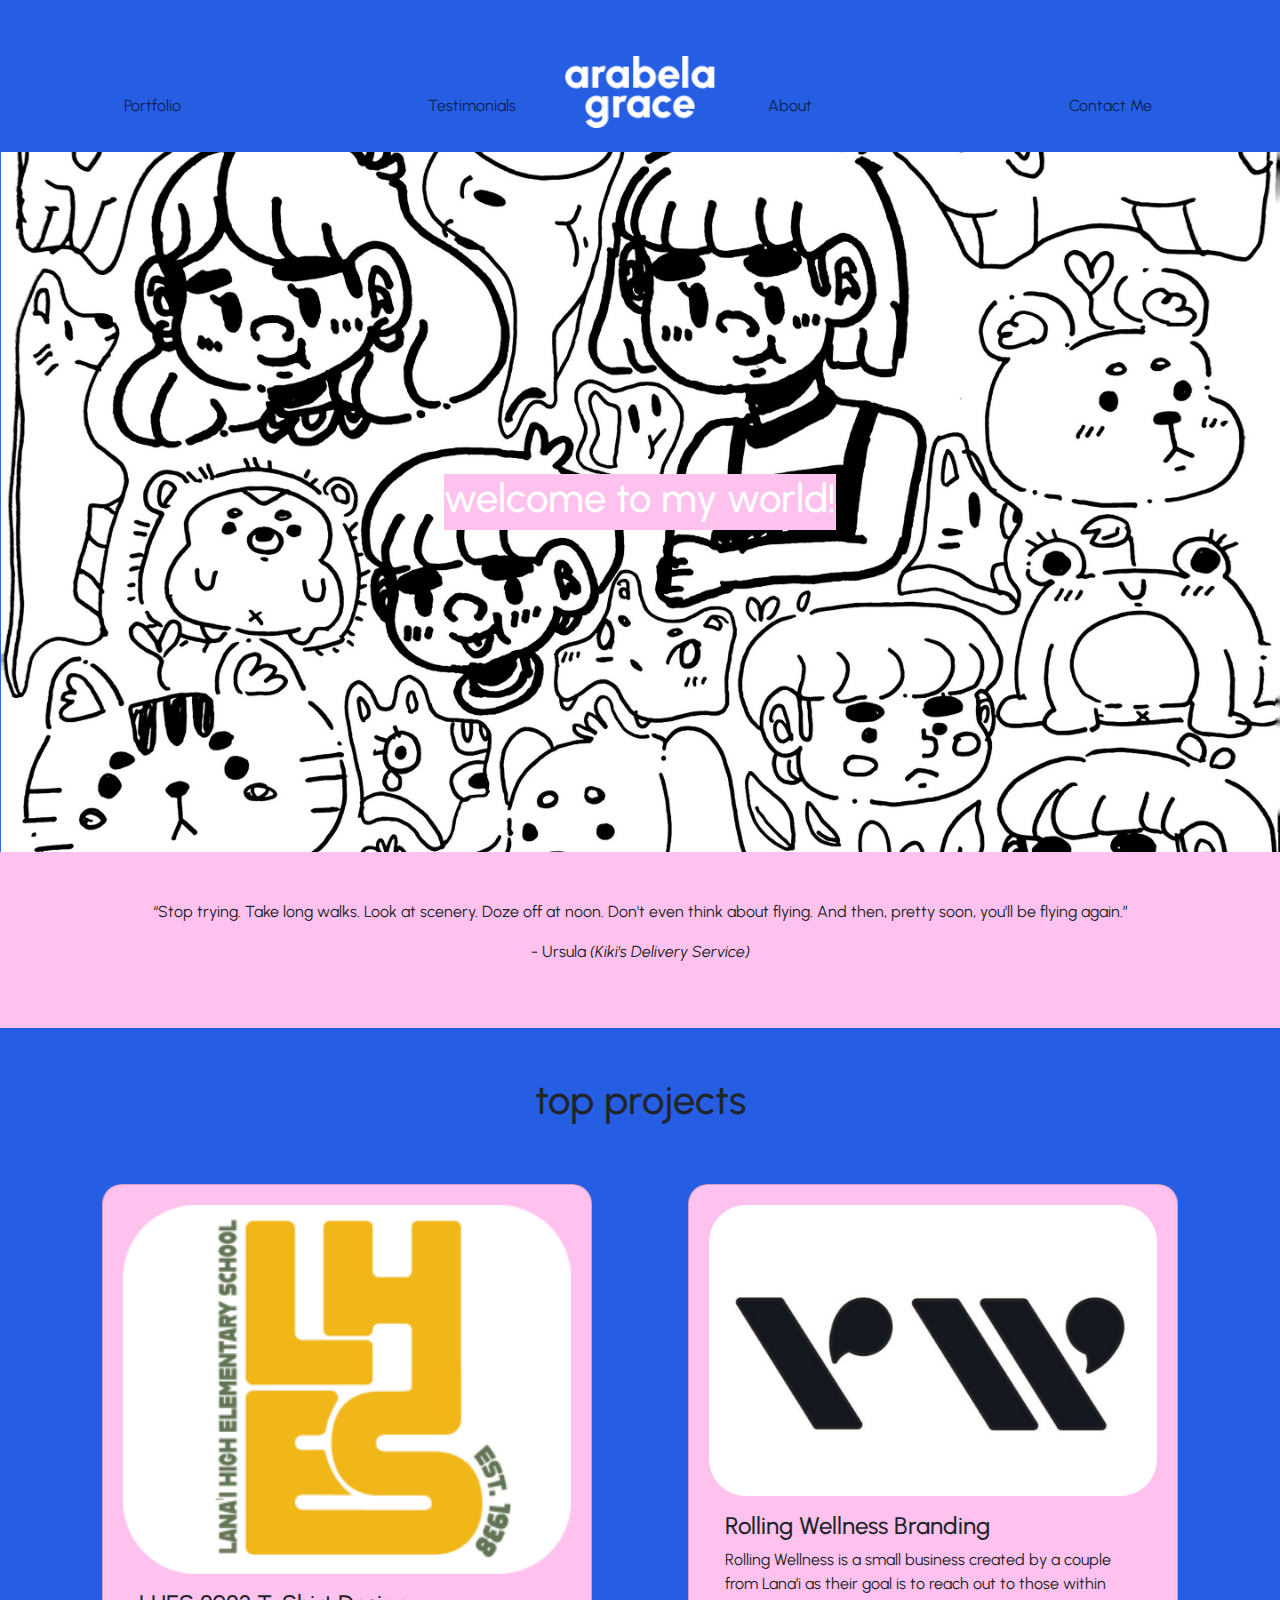
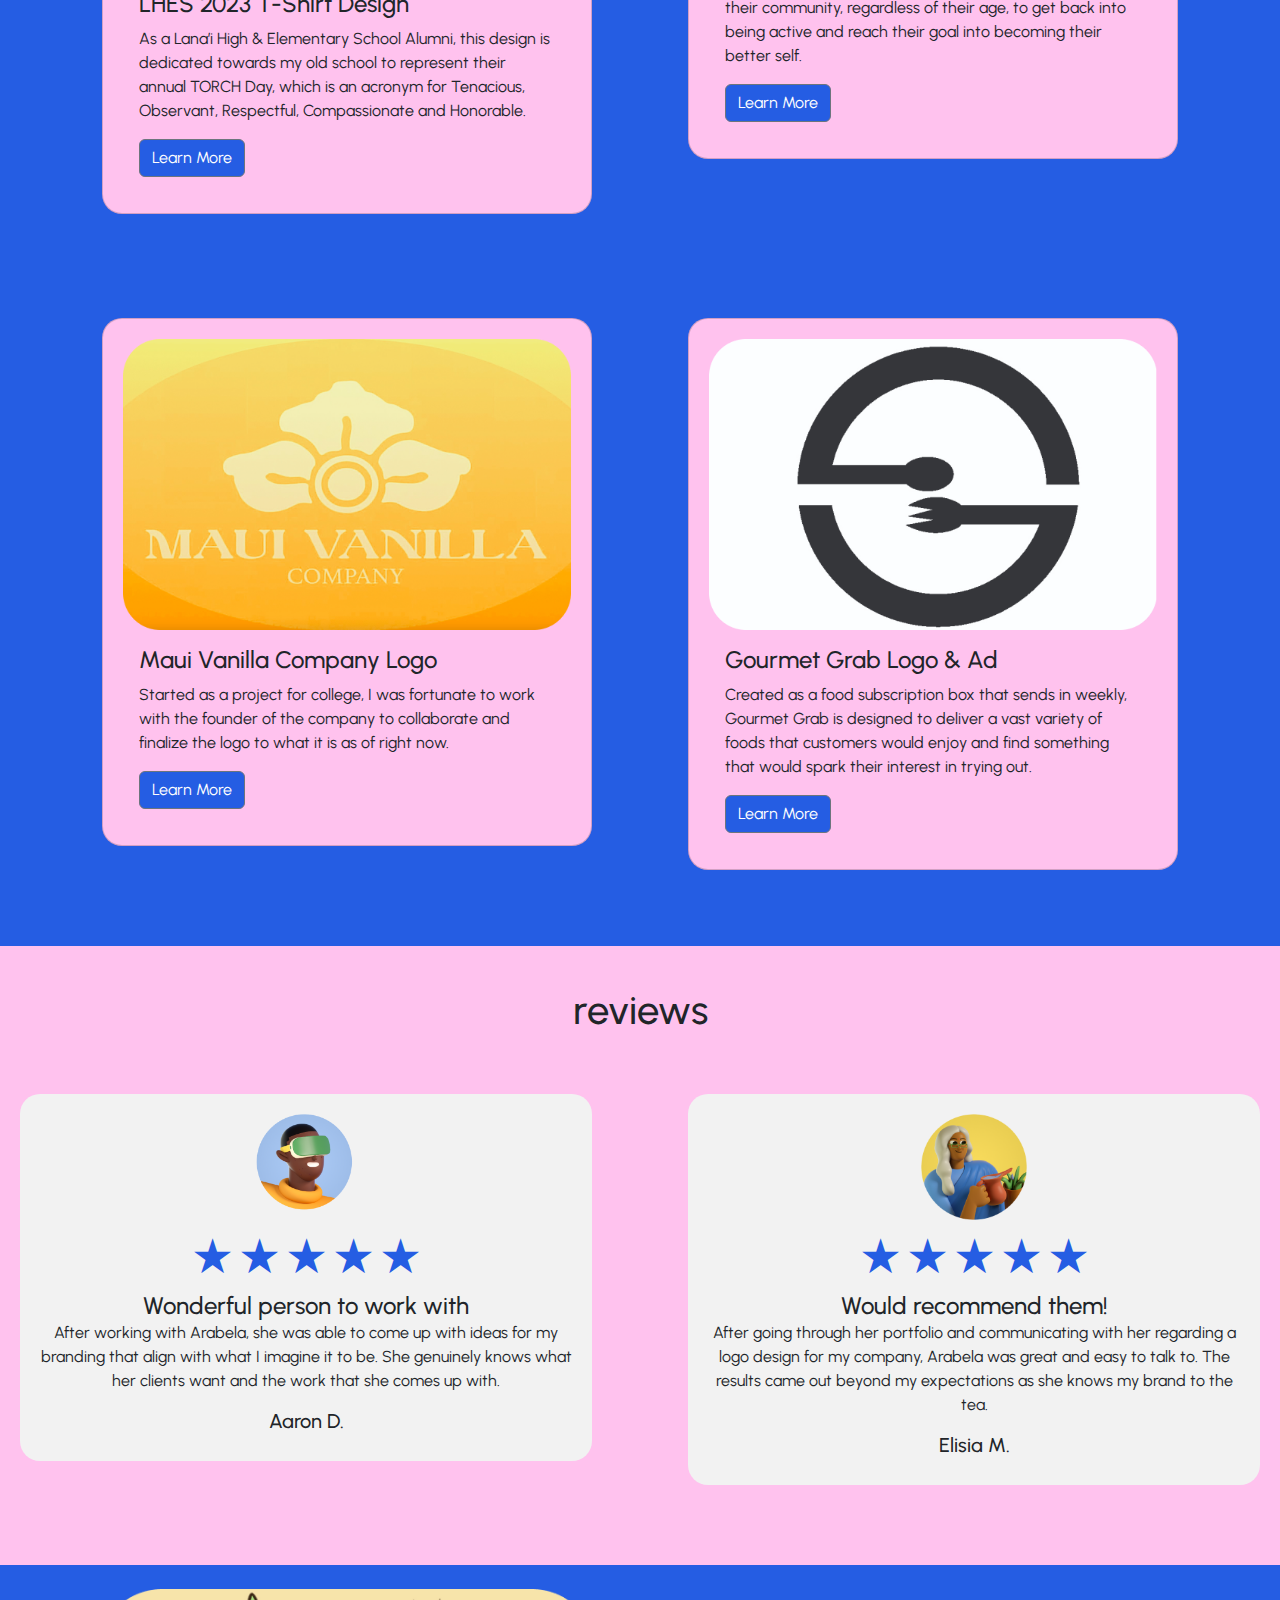
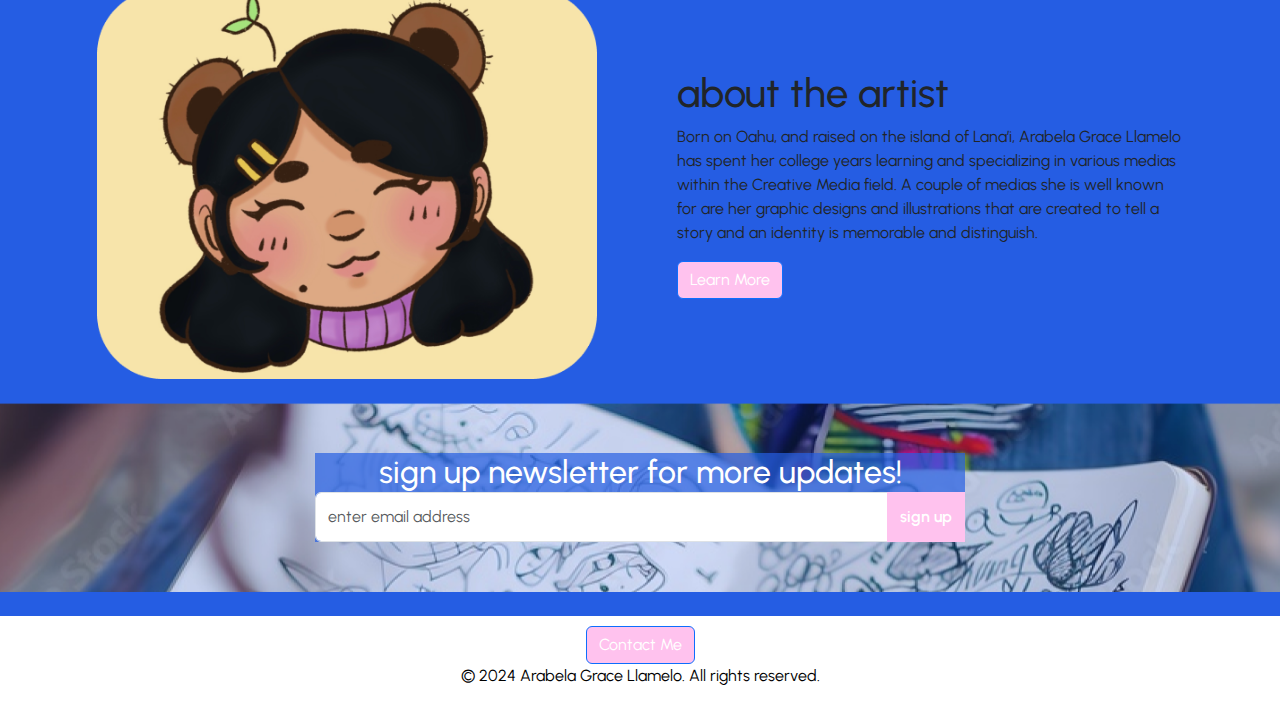
<file: index.html>
<!DOCTYPE html>
<html lang="en">


<head>
    <!-- REQUIRED: Meta Tags -->
    <meta charset="UTF-8">
    <meta name="viewport" content="width=device-width, initial-scale=1.0">

    <!-- REQUIRED: Page Title -->
    <title>Arabela's Portfolio</title>

    <!-- REQUIRED: Bootstrap CSS -->
    <link href="https://cdn.jsdelivr.net/npm/bootstrap@5.3.3/dist/css/bootstrap.min.css" rel="stylesheet"
        integrity="sha384-QWTKZyjpPEjISv5WaRU9OFeRpok6YctnYmDr5pNlyT2bRjXh0JMhjY6hW+ALEwIH" crossorigin="anonymous">

    <!-- REQUIRED: Your Custom CSS-->
    <link rel="stylesheet" href="css/style.css">


    <!-- REQUIRED: Google Font API -->
    <link rel="preconnect" href="https://fonts.googleapis.com">
    <link rel="preconnect" href="https://fonts.gstatic.com" crossorigin>
    <link href="https://fonts.googleapis.com/css2?family=Urbanist:ital,wght@0,100..900;1,100..900&display=swap" rel="stylesheet">
    <style>
      body{
        font-family: 'Urbanist', sans-serif;
      }
    </style>
</head>

<body style="background-color:#255DE3;">
  <body>
    <!-- Content will go here -->

    <!-- Start of Header Section -->
      <header class="py-5">
          <nav class="navbar navbar-expand-lg">
        <a class="navbar-brand" href="index.html"><img src="images/arabela grace logo.png"></a>   
          <!-- End of Logo -->

          <!--Navigation Bar-->
              <button class="navbar-toggler" type="button" data-bs-toggle="collapse" data-bs-target="#navbarNav"
                  aria-controls="navbarNav" aria-expanded="false" aria-label="Toggle navigation">
                  <span class="navbar-toggler-icon"></span>
              </button>
              <div class="collapse navbar-collapse" id="navbarNav">
                  <ul class="navbar-nav">
                        <li class="nav-item"><a class ="nav-link" href="#">Portfolio</a>
                          <ul>
                            <li><a href="LHES_TshirtDesign.html">LHES T-Shirt Design</a></li>
                            <li><a href="Rolling_Wellness.html">Rolling Wellness Branding</a></li>
                            <li><a href="Maui_Vanilla_Company.html">Maui Vanilla Company Logo</a></li>
                            <li><a href="Gourmet_Grab.html">Gourmet Grab Logo & Ad</a></li>
                          </ul>
                        <li class="nav-item"><a class ="nav-link" href="Testimonials.html">Testimonials</a>
                        </li>

                        </ul>
                  <ul class="navbar-nav ms">
                        <li class="nav-item"><a class ="nav-link" href="About.html">About</a></li>
                        <li class="nav-item"><a class="nav-link" href="#contact">Contact Me</a></li> 
                        </ul>
          </nav>
      </header>
    <!-- End of Header Section -->
       
    <!-- Start of Hero Section -->
      <div class="hero-image">
        <div class="hero-text">
          <h1>welcome to my world!</h1>
      </div>
    </div>
       
    </section>
    <!-- End of Hero Section -->

<!-- Start of Quote Section -->
  <div style="background-color: #FFC2EE; width: auto; padding-top:48px ; padding-bottom: 48px; padding-left: 30px; padding-right: 30px;">
    <blockquote>
      <p class="text-centered">
       &ldquo;Stop trying. Take long walks. Look at scenery. Doze off at noon. Don&apos;t even think about flying. And then, pretty soon, you&apos;ll be flying again.&rdquo;
      </p>
    </blockquote>
    <p class="text-centered">- Ursula <cite>(Kiki&apos;s Delivery Service)</cite></p>
  </div>
</div>

<!-- End of Quote Section -->
  

  <!-- Start of Top Projects Section -->
    <br><br>
  <h1 class="text-centered"> top projects</h1>
  <div class="container">
    <div class="row">
        <!-- Start of Card -->
      <div class="one-half"> <div class="card">
              <img src="images/LHES_Project.png" class="project" alt="LHES_Project">
               <div class="card-body">
                 <h4 class="card-titleH">LHES 2023 T-Shirt Design</h4>
                  <p class="card-textH">As a Lana’i High & Elementary School Alumni, this design is dedicated towards my old school to represent their annual TORCH Day, which is an acronym for Tenacious, Observant, Respectful, Compassionate and Honorable.</p>
                 <a href="LHES_TshirtDesign.html" class="btn btn-secondary">Learn More</a>
             </div>
                              </div></div>
      <div class="one-half"> <div class="card">
                <img src="images/Rolling_Wellness.png" class="card2" alt="Rolling_Wellness">
                  <div class="card-body">
                   <h4 class="card-titleH">Rolling Wellness Branding</h4>
                   <p class="card-textH">Rolling Wellness is a small business created by a couple from Lana’i as their goal is to reach out to those within their community, regardless of their age, to get back into being active and reach their goal into becoming their better self.</p>
                    <a href="Rolling_Wellness.html" class="btn btn-secondary">Learn More</a>
                </div>
            </div></div>
        <!-- End of Card -->

    </div>
    <!-- Start of Card -->
    <div class="row">
      <div class="one-half"> <div class="card">
               <img src="images/Maui_Vanilla_Company_logo.png" class="card3" alt="Maui_Vanilla_Company_logo">
                 <div class="card-body">
                    <h4 class="card-titleH">Maui Vanilla Company Logo</h4>
                   <p class="card-textH">Started as a project for college, I was fortunate to work with the founder of the company to collaborate and finalize the logo to what it is as of right now.</p>
                   <a href="Maui_Vanilla_Company.html" class="btn btn-secondary">Learn More</a>
                  </div>
               </div></div>
      <div class="one-half"> <div class="card">
                              <img src="images/Gourmet_Grab_Logo&Ad.png" class="card4" alt="Gourmet_Grab_Logo">
                              <div class="card-body">
                                <h4 class="card-titleH">Gourmet Grab Logo & Ad</h4>
                                <p class="card-textH">Created as a food subscription box that sends in weekly, Gourmet Grab is designed to deliver a vast variety of foods that customers would enjoy and find something that would spark their interest in trying out.</p>
                                <a href="Gourmet_Grab.html" class="btn btn-secondary">Learn More</a>
                                </div>
                              </div></div>
      
    </div>
    </div>
</section>
<br>
  <!-- End of Top Projects Section -->


    <!-- Start of Reviews Section -->
     <section id="reviews">
    <div class= "review-background">
    <section class="reviews">
    <h1 class="text-centered">reviews</h1>  

      <!--Start of Card 1-->
      <div class="row">
        <div class="one-half">
          <div class="cardTT">
            <div class="card-body">

                <img class="Avatars" img src="images/Avatar1.png" alt="Avatar-1">

              <div class="rating-container">
                <span class="star" data-rating="1">&#9733;</span>
                <span class="star" data-rating="2">&#9733;</span>
                <span class="star" data-rating="3">&#9733;</span>
                <span class="star" data-rating="4">&#9733;</span>
                <span class="star" data-rating="5">&#9733;</span>
              </div>
              <h4 class="card-title">Wonderful person to work with</h4>
              <p class="card-text">After working with Arabela, she was able to come up with ideas for my branding that align with what I imagine it to be. She genuinely knows what her clients want and the work that she comes up with.</p>
              <h5 class="reviewername">Aaron D.</h5>
            </div>
          </div>
          <br>
        </div>
    <!--End of Card 1-->

    <!--Start of Card 2-->
        <div class="one-half">
          <div class="cardTT">
            <div class="card-body">

              <img class="Avatars" img src="images/Avatar2.png" alt="Avatar-2">

              <div class="rating-container">
                <span class="star" data-rating="1">&#9733;</span>
                <span class="star" data-rating="2">&#9733;</span>
                <span class="star" data-rating="3">&#9733;</span>
                <span class="star" data-rating="4">&#9733;</span>
                <span class="star" data-rating="5">&#9733;</span>
              </div>
              <h4 class="card-title">Would recommend them!</h4>
              <p class="card-text">After going through her portfolio and communicating with her regarding a logo design for my company, Arabela was great and easy to talk to. The results came out beyond my expectations as she knows my brand to the tea.</p>
              <h5 class="reviewername">Elisia M.</h5>
            </div>
          </div>
          <br>
        </div>
      </div>
    <!--End of Card 2-->
  
    </div>
    <!-- End of Reviews Section -->
<br>
     <!-- Start of About the Artist Section -->
      <div class="container">
        <section class="about">
        <body>
          <div class="wrapper">
              <div class="profile">
                <img src="images/Artist_image.png" alt="Artist_image">
              </div>
          <div class="intro">
            <h1>
              about the artist
            </h1>
            <p>
              Born on Oahu, and raised on the island of Lana’i, Arabela Grace Llamelo has spent her college years learning and specializing in various medias within the Creative Media field. A couple of medias she is well known for are her graphic designs and illustrations that are created to tell a story and an identity is memorable and distinguish.
            </p>
            <a href="/About.html" class="btn btn btn-primary">Learn More</a>
          </div>
        </body>
        </section>
      </div>
    <!-- End of About the Artist Section -->
<br>
    <!-- Start of Subscribe Section -->
    <section class="newsletter">
      <div class="imageContainer">
      <div class="container">
      <div class="col-sm-12">
        <div class="content">
          <h2>sign up newsletter for more updates!</h2>
        <div class="input-group">
               <input type="email" class="form-control" placeholder="enter email address">
               <span class="input-group-btn">
               <button class="btn" type="submit">sign up</button>
               </span>
                </div>
        </div>
      </div>
      </div>
      </div>
      </section>
    <!-- End of Subscribe Section -->
<br>
    <!-- Start of Footer Section -->
     <section id="contact">
    <footer>
      <a class="btn btn-primary" href="#">Contact Me</a>
     <p>&copy; 2024 Arabela Grace Llamelo. All rights reserved.</p>
    </footer>
  </section>
    <!-- End of Footer Section -->


    <!-- REQUIRED: Javascript -->
    <script src="https://cdn.jsdelivr.net/npm/bootstrap@5.3.3/dist/js/bootstrap.bundle.min.js"
        integrity="sha384-YvpcrYf0tY3lHB60NNkmXc5s9fDVZLESaAA55NDzOxhy9GkcIdslK1eN7N6jIeHz"
        crossorigin="anonymous"></script>
   </div>
</body>

</html>
</file>
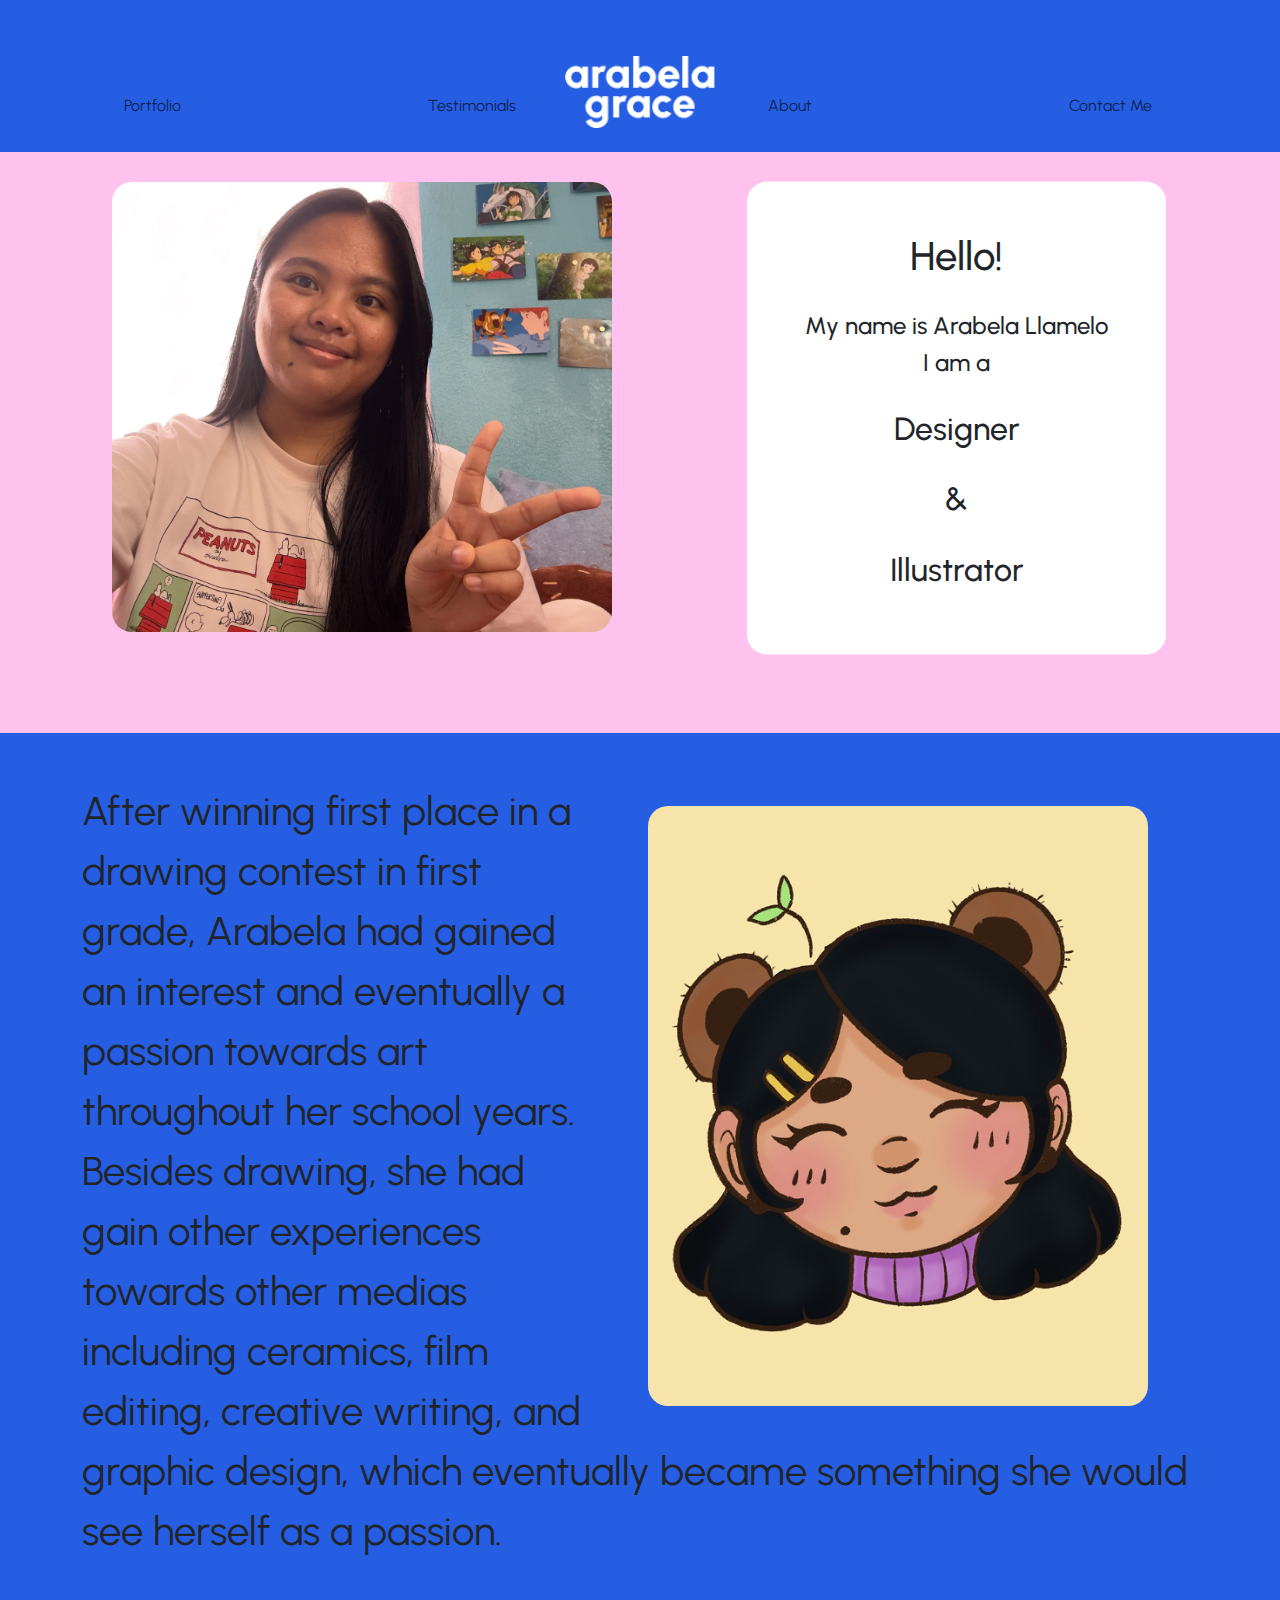
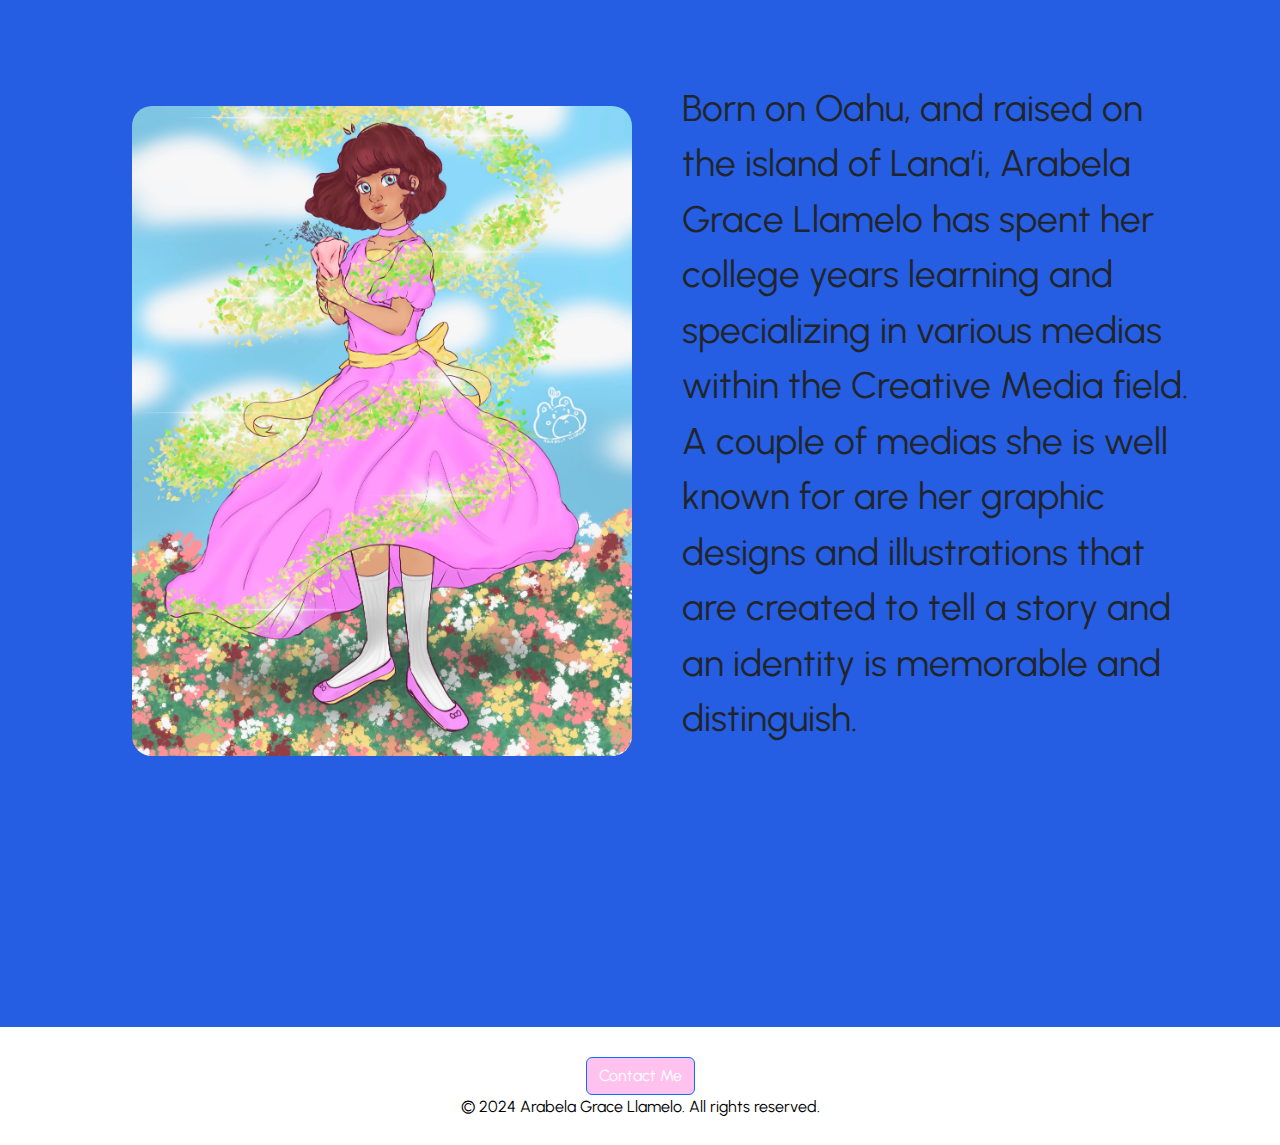
<file: About.html>
<!DOCTYPE html>
<html lang="en">


<head>
    <!-- REQUIRED: Meta Tags -->
    <meta charset="UTF-8">
    <meta name="viewport" content="width=device-width, initial-scale=1.0">

    <!-- REQUIRED: Page Title -->
    <title>Arabela's Portfolio</title>

    <!-- REQUIRED: Bootstrap CSS -->
    <link href="https://cdn.jsdelivr.net/npm/bootstrap@5.3.3/dist/css/bootstrap.min.css" rel="stylesheet"
        integrity="sha384-QWTKZyjpPEjISv5WaRU9OFeRpok6YctnYmDr5pNlyT2bRjXh0JMhjY6hW+ALEwIH" crossorigin="anonymous">

    <!-- REQUIRED: Your Custom CSS-->
    <link rel="stylesheet" href="css/style.css">

    <!-- REQUIRED: Google Font API -->
      <link rel="preconnect" href="https://fonts.googleapis.com">
      <link rel="preconnect" href="https://fonts.gstatic.com" crossorigin>
      <link href="https://fonts.googleapis.com/css2?family=Urbanist:ital,wght@0,100..900;1,100..900&display=swap" rel="stylesheet">
      <style>
        body{
          font-family: 'Urbanist', sans-serif;
        }
      </style>
</head>

<body style="background-color:#255DE3;">
  <body>
    <!-- Content will go here -->

    <!-- Start of Header Section -->
      <header class="py-5">
          <nav class="navbar navbar-expand-lg">
        <a class="navbar-brand" href="index.html"><img src="images/arabela grace logo.png"></a>   
          <!-- End of Logo -->

          <!--Navigation Bar-->
              <button class="navbar-toggler" type="button" data-bs-toggle="collapse" data-bs-target="#navbarNav"
                  aria-controls="navbarNav" aria-expanded="false" aria-label="Toggle navigation">
                  <span class="navbar-toggler-icon"></span>
              </button>
              <div class="collapse navbar-collapse" id="navbarNav">
                  <ul class="navbar-nav">
                        <li class="nav-item"><a class ="nav-link" href="#">Portfolio</a>
                          <ul>
                            <li><a href="LHES_TshirtDesign.html">LHES T-Shirt Design</a></li>
                            <li><a href="Rolling_Wellness.html">Rolling Wellness Branding</a></li>
                            <li><a href="Maui_Vanilla_Company.html">Maui Vanilla Company Logo</a></li>
                            <li><a href="Gourmet_Grab.html">Gourmet Grab Logo & Ad</a></li>
                          </ul>
                        <li class="nav-item"><a class ="nav-link" href="Testimonials.html">Testimonials</a>
                        </li>

                        </ul>
                  <ul class="navbar-nav ms">
                        <li class="nav-item"><a class ="nav-link" href="About.html">About</a></li>
                        <li class="nav-item"><a class="nav-link" href="#contact">Contact Me</a></li> 
                        </ul>
          </nav>
      </header>
    <!-- End of Header Section -->
  

    <!-- Start of Hero Section -->
      
      <div class="about-backgroundcolor">

         <div class="container">
           <div class="about-container">
            <img src="images/aboutprofilephoto.jpeg" class="aboutA" alt="Artist_image">
           
                 <div class="col-10"> <div class="cardA">
            <div class="row">
            </div>
             <div class="about-cardbody">
               <h1 class="card-titleA">Hello!</h1>
               <br>
               <h4 class="card-textA"> My name is Arabela Llamelo</h4>
                <h4 class="card-textA"> I am a</h4>
                <br>
                <h2 class="card-textA"> Designer</h2>
                <br>
                <h2 class="card-textA">&</h2>
                <br>
                <h2 class="card-textA">Illustrator</h2>
                </p>
              </div>
              </div>
           </div>
                 </div>
                 </div>
               </div>
               </section>
               </div>
                  </div>
         </div>
    <!-- End of Hero Section -->

<br><br>
<!--Start of Section 1-->
<div class="container">
    <img class="artistpfp" img src="images/aboutpfp.png" alt="atist-profileimage">
    <p class="about-text">After winning first place in a drawing contest in first grade, Arabela had gained an interest and eventually a passion towards art throughout her school years. Besides drawing, she had gain other experiences towards other medias including ceramics, film editing, creative writing, and graphic design, which eventually became something she would see herself as a passion.
    </p>
  </div>
  </div>
</div>
<!--End of Section 1-->
<br><br><br><br><br>

</div>

<!--Start of Section 2-->
<div class="container">
  <img class="artistpfpwork" img src="images/aboutworks.jpeg" alt="atist-workimage">
  <p class="about-text-work">Born on Oahu, and raised on the island of Lana’i, Arabela Grace Llamelo has spent her college years learning and specializing in various medias within the Creative Media field. A couple of medias she is well known for are her graphic designs and illustrations that are created to tell a story and an identity is memorable and distinguish.
  </p>
</div>
</div>
</div>
<!--End of Section 2-->


<body>
 <div id="page-container">
   <div id="content-wrap">
     <!-- all other page content -->
   </div>
   <footer id="footer"></footer>
 </div>
</body>

    <!-- Start of Footer Section -->
     <div class="footer">
        <section id="contact">
            <footer>
              <a class="btn btn-primary" href="#">Contact Me</a>
            <p>&copy; 2024 Arabela Grace Llamelo. All rights reserved.</p>
            </footer>
        </section>
        </div>
    <!-- End of Footer Section -->
        
        
        <!-- REQUIRED: Javascript -->
            <script src="https://cdn.jsdelivr.net/npm/bootstrap@5.3.3/dist/js/bootstrap.bundle.min.js"
                integrity="sha384-YvpcrYf0tY3lHB60NNkmXc5s9fDVZLESaAA55NDzOxhy9GkcIdslK1eN7N6jIeHz"
                crossorigin="anonymous"></script>
        </div>
        </body>
        
        </html>
</file>
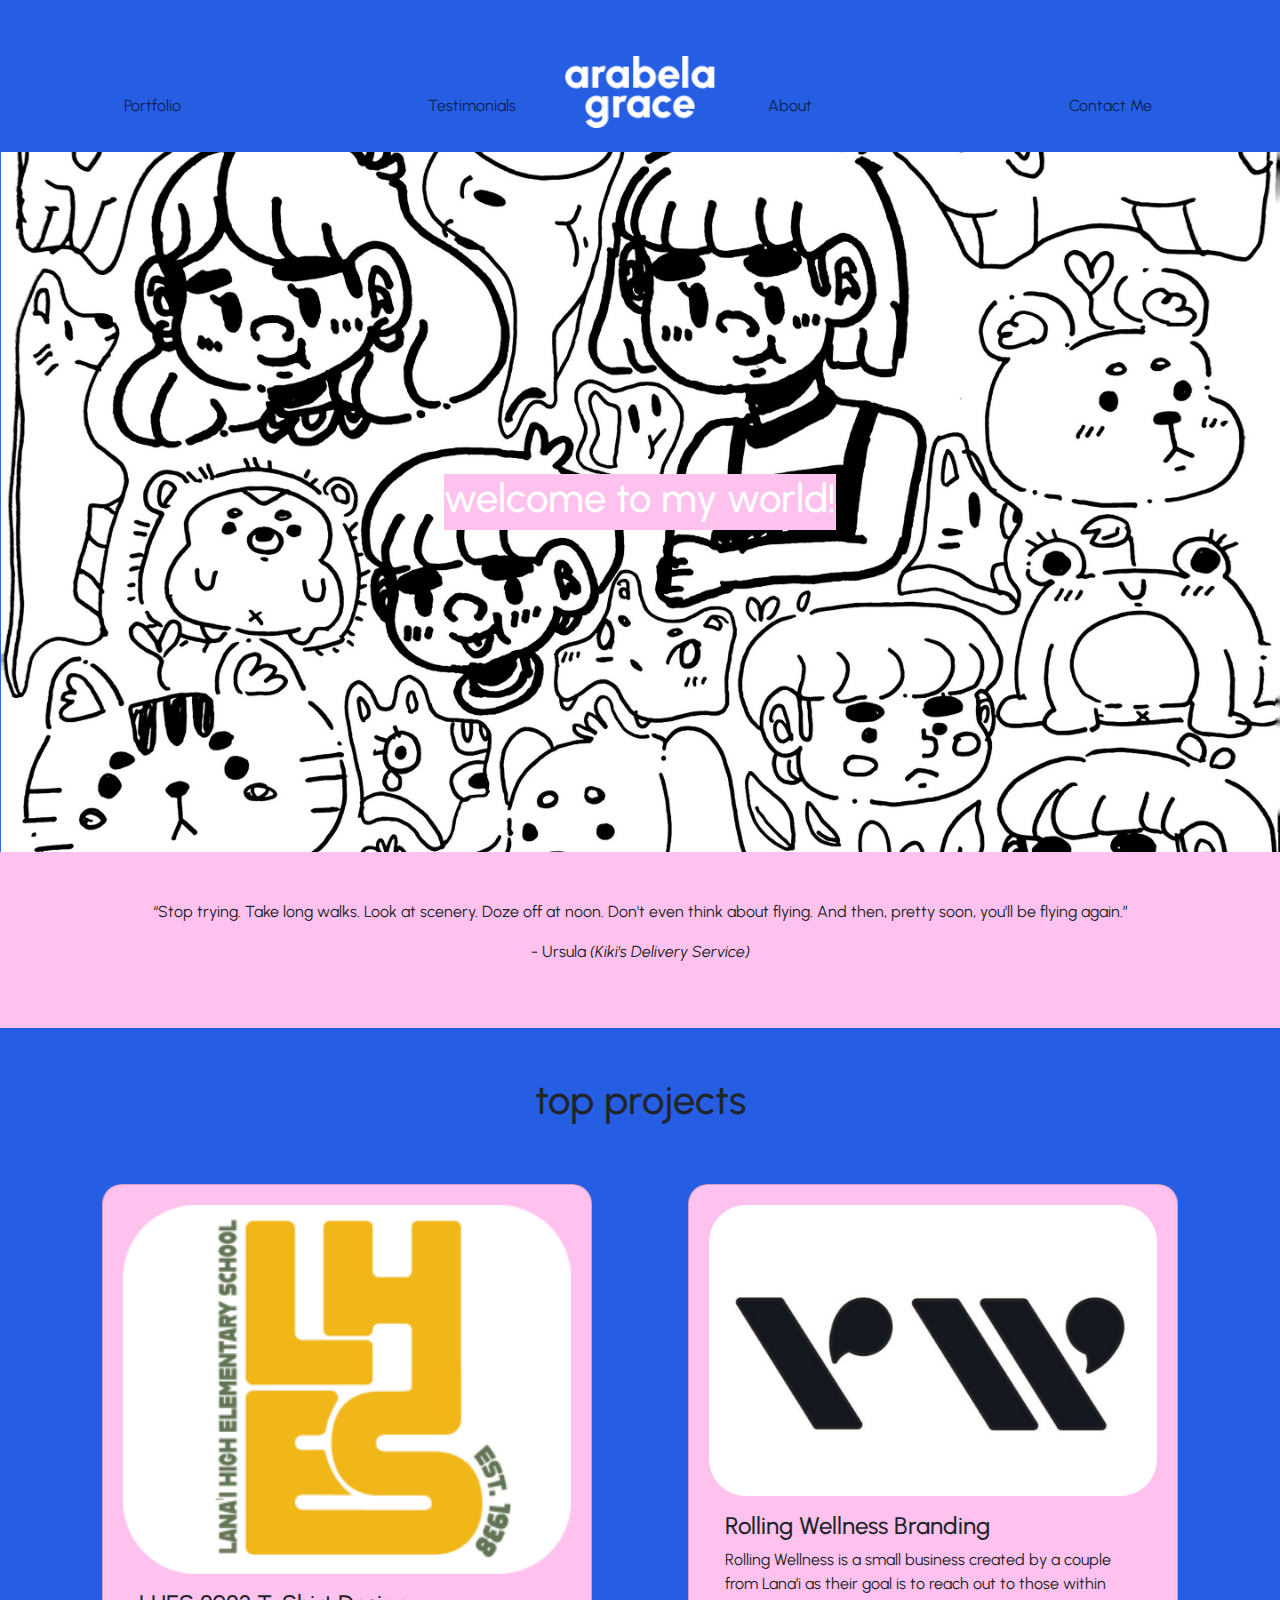
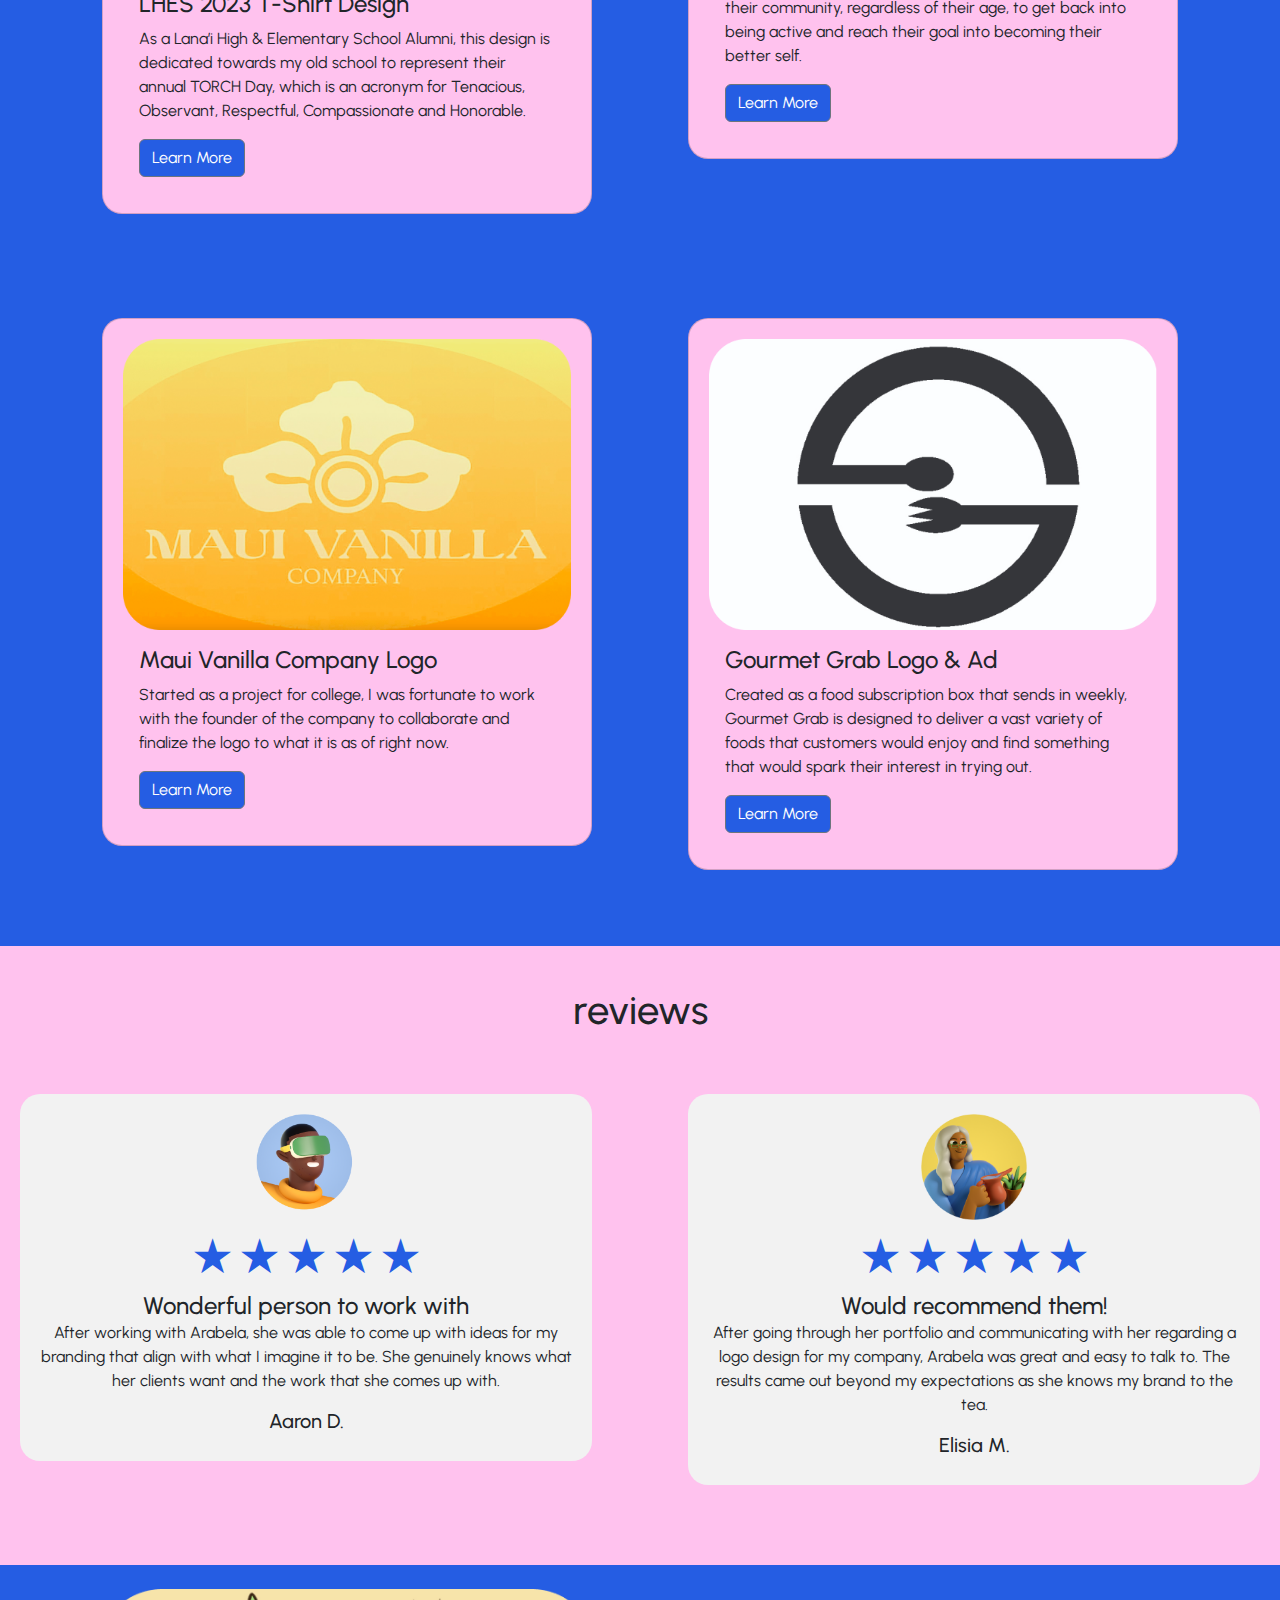
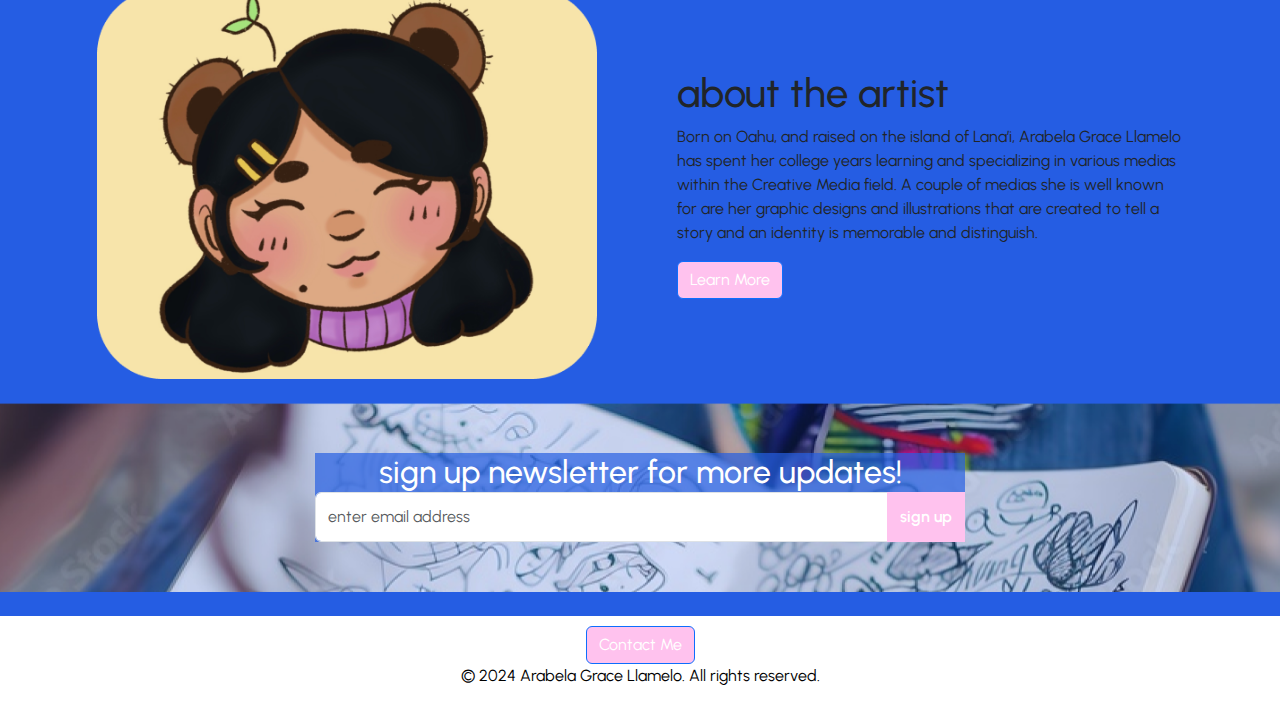
<file: home.html>
<!DOCTYPE html>
<html lang="en">


<head>
    <!-- REQUIRED: Meta Tags -->
    <meta charset="UTF-8">
    <meta name="viewport" content="width=device-width, initial-scale=1.0">

    <!-- REQUIRED: Page Title -->
    <title>Arabela's Portfolio</title>

    <!-- REQUIRED: Bootstrap CSS -->
    <link href="https://cdn.jsdelivr.net/npm/bootstrap@5.3.3/dist/css/bootstrap.min.css" rel="stylesheet"
        integrity="sha384-QWTKZyjpPEjISv5WaRU9OFeRpok6YctnYmDr5pNlyT2bRjXh0JMhjY6hW+ALEwIH" crossorigin="anonymous">

    <!-- REQUIRED: Your Custom CSS-->
    <link rel="stylesheet" href="css/style.css">


    <!-- REQUIRED: Google Font API -->
    <link rel="preconnect" href="https://fonts.googleapis.com">
    <link rel="preconnect" href="https://fonts.gstatic.com" crossorigin>
    <link href="https://fonts.googleapis.com/css2?family=Urbanist:ital,wght@0,100..900;1,100..900&display=swap" rel="stylesheet">
    <style>
      body{
        font-family: 'Urbanist', sans-serif;
      }
    </style>
</head>

<body style="background-color:#255DE3;">
  <body>
    <!-- Content will go here -->

    <!-- Start of Header Section -->
      <header class="py-5">
          <nav class="navbar navbar-expand-lg">
        <a class="navbar-brand" href="home.html"><img src="images/arabela grace logo.png"></a>   
          <!-- End of Logo -->

          <!--Navigation Bar-->
              <button class="navbar-toggler" type="button" data-bs-toggle="collapse" data-bs-target="#navbarNav"
                  aria-controls="navbarNav" aria-expanded="false" aria-label="Toggle navigation">
                  <span class="navbar-toggler-icon"></span>
              </button>
              <div class="collapse navbar-collapse" id="navbarNav">
                  <ul class="navbar-nav">
                        <li class="nav-item"><a class ="nav-link" href="#">Portfolio</a>
                          <ul>
                            <li><a href="LHES_TshirtDesign.html">LHES T-Shirt Design</a></li>
                            <li><a href="Rolling_Wellness.html">Rolling Wellness Branding</a></li>
                            <li><a href="Maui_Vanilla_Company.html">Maui Vanilla Company Logo</a></li>
                            <li><a href="Gourmet_Grab.html">Gourmet Grab Logo & Ad</a></li>
                          </ul>
                        <li class="nav-item"><a class ="nav-link" href="Testimonials.html">Testimonials</a>
                        </li>

                        </ul>
                  <ul class="navbar-nav ms">
                        <li class="nav-item"><a class ="nav-link" href="About.html">About</a></li>
                        <li class="nav-item"><a class="nav-link" href="#contact">Contact Me</a></li> 
                        </ul>
          </nav>
      </header>
    <!-- End of Header Section -->
       
    <!-- Start of Hero Section -->
      <div class="hero-image">
        <div class="hero-text">
          <h1>welcome to my world!</h1>
      </div>
    </div>
       
    </section>
    <!-- End of Hero Section -->

<!-- Start of Quote Section -->
  <div style="background-color: #FFC2EE; width: auto; padding-top:48px ; padding-bottom: 48px; padding-left: 30px; padding-right: 30px;">
    <blockquote>
      <p class="text-centered">
       &ldquo;Stop trying. Take long walks. Look at scenery. Doze off at noon. Don&apos;t even think about flying. And then, pretty soon, you&apos;ll be flying again.&rdquo;
      </p>
    </blockquote>
    <p class="text-centered">- Ursula <cite>(Kiki&apos;s Delivery Service)</cite></p>
  </div>
</div>

<!-- End of Quote Section -->
  

  <!-- Start of Top Projects Section -->
    <br><br>
  <h1 class="text-centered"> top projects</h1>
  <div class="container">
    <div class="row">
        <!-- Start of Card -->
      <div class="one-half"> <div class="card">
              <img src="images/LHES_Project.png" class="project" alt="LHES_Project">
               <div class="card-body">
                 <h4 class="card-titleH">LHES 2023 T-Shirt Design</h4>
                  <p class="card-textH">As a Lana’i High & Elementary School Alumni, this design is dedicated towards my old school to represent their annual TORCH Day, which is an acronym for Tenacious, Observant, Respectful, Compassionate and Honorable.</p>
                 <a href="LHES_TshirtDesign.html" class="btn btn-secondary">Learn More</a>
             </div>
                              </div></div>
      <div class="one-half"> <div class="card">
                <img src="images/Rolling_Wellness.png" class="card2" alt="Rolling_Wellness">
                  <div class="card-body">
                   <h4 class="card-titleH">Rolling Wellness Branding</h4>
                   <p class="card-textH">Rolling Wellness is a small business created by a couple from Lana’i as their goal is to reach out to those within their community, regardless of their age, to get back into being active and reach their goal into becoming their better self.</p>
                    <a href="Rolling_Wellness.html" class="btn btn-secondary">Learn More</a>
                </div>
            </div></div>
        <!-- End of Card -->

    </div>
    <!-- Start of Card -->
    <div class="row">
      <div class="one-half"> <div class="card">
               <img src="images/Maui_Vanilla_Company_logo.png" class="card3" alt="Maui_Vanilla_Company_logo">
                 <div class="card-body">
                    <h4 class="card-titleH">Maui Vanilla Company Logo</h4>
                   <p class="card-textH">Started as a project for college, I was fortunate to work with the founder of the company to collaborate and finalize the logo to what it is as of right now.</p>
                   <a href="Maui_Vanilla_Company.html" class="btn btn-secondary">Learn More</a>
                  </div>
               </div></div>
      <div class="one-half"> <div class="card">
                              <img src="images/Gourmet_Grab_Logo&Ad.png" class="card4" alt="Gourmet_Grab_Logo">
                              <div class="card-body">
                                <h4 class="card-titleH">Gourmet Grab Logo & Ad</h4>
                                <p class="card-textH">Created as a food subscription box that sends in weekly, Gourmet Grab is designed to deliver a vast variety of foods that customers would enjoy and find something that would spark their interest in trying out.</p>
                                <a href="Gourmet_Grab.html" class="btn btn-secondary">Learn More</a>
                                </div>
                              </div></div>
      
    </div>
    </div>
</section>
<br>
  <!-- End of Top Projects Section -->


    <!-- Start of Reviews Section -->
     <section id="reviews">
    <div class= "review-background">
    <section class="reviews">
    <h1 class="text-centered">reviews</h1>  

      <!--Start of Card 1-->
      <div class="row">
        <div class="one-half">
          <div class="cardTT">
            <div class="card-body">

                <img class="Avatars" img src="images/Avatar1.png" alt="Avatar-1">

              <div class="rating-container">
                <span class="star" data-rating="1">&#9733;</span>
                <span class="star" data-rating="2">&#9733;</span>
                <span class="star" data-rating="3">&#9733;</span>
                <span class="star" data-rating="4">&#9733;</span>
                <span class="star" data-rating="5">&#9733;</span>
              </div>
              <h4 class="card-title">Wonderful person to work with</h4>
              <p class="card-text">After working with Arabela, she was able to come up with ideas for my branding that align with what I imagine it to be. She genuinely knows what her clients want and the work that she comes up with.</p>
              <h5 class="reviewername">Aaron D.</h5>
            </div>
          </div>
          <br>
        </div>
    <!--End of Card 1-->

    <!--Start of Card 2-->
        <div class="one-half">
          <div class="cardTT">
            <div class="card-body">

              <img class="Avatars" img src="images/Avatar2.png" alt="Avatar-2">

              <div class="rating-container">
                <span class="star" data-rating="1">&#9733;</span>
                <span class="star" data-rating="2">&#9733;</span>
                <span class="star" data-rating="3">&#9733;</span>
                <span class="star" data-rating="4">&#9733;</span>
                <span class="star" data-rating="5">&#9733;</span>
              </div>
              <h4 class="card-title">Would recommend them!</h4>
              <p class="card-text">After going through her portfolio and communicating with her regarding a logo design for my company, Arabela was great and easy to talk to. The results came out beyond my expectations as she knows my brand to the tea.</p>
              <h5 class="reviewername">Elisia M.</h5>
            </div>
          </div>
          <br>
        </div>
      </div>
    <!--End of Card 2-->
  
    </div>
    <!-- End of Reviews Section -->
<br>
     <!-- Start of About the Artist Section -->
      <div class="container">
        <section class="about">
        <body>
          <div class="wrapper">
              <div class="profile">
                <img src="images/Artist_image.png" alt="Artist_image">
              </div>
          <div class="intro">
            <h1>
              about the artist
            </h1>
            <p>
              Born on Oahu, and raised on the island of Lana’i, Arabela Grace Llamelo has spent her college years learning and specializing in various medias within the Creative Media field. A couple of medias she is well known for are her graphic designs and illustrations that are created to tell a story and an identity is memorable and distinguish.
            </p>
            <a href="/About.html" class="btn btn btn-primary">Learn More</a>
          </div>
        </body>
        </section>
      </div>
    <!-- End of About the Artist Section -->
<br>
    <!-- Start of Subscribe Section -->
    <section class="newsletter">
      <div class="imageContainer">
      <div class="container">
      <div class="col-sm-12">
        <div class="content">
          <h2>sign up newsletter for more updates!</h2>
        <div class="input-group">
               <input type="email" class="form-control" placeholder="enter email address">
               <span class="input-group-btn">
               <button class="btn" type="submit">sign up</button>
               </span>
                </div>
        </div>
      </div>
      </div>
      </div>
      </section>
    <!-- End of Subscribe Section -->
<br>
    <!-- Start of Footer Section -->
     <section id="contact">
    <footer>
      <a class="btn btn-primary" href="#">Contact Me</a>
     <p>&copy; 2024 Arabela Grace Llamelo. All rights reserved.</p>
    </footer>
  </section>
    <!-- End of Footer Section -->


    <!-- REQUIRED: Javascript -->
    <script src="https://cdn.jsdelivr.net/npm/bootstrap@5.3.3/dist/js/bootstrap.bundle.min.js"
        integrity="sha384-YvpcrYf0tY3lHB60NNkmXc5s9fDVZLESaAA55NDzOxhy9GkcIdslK1eN7N6jIeHz"
        crossorigin="anonymous"></script>
   </div>
</body>

</html>
</file>
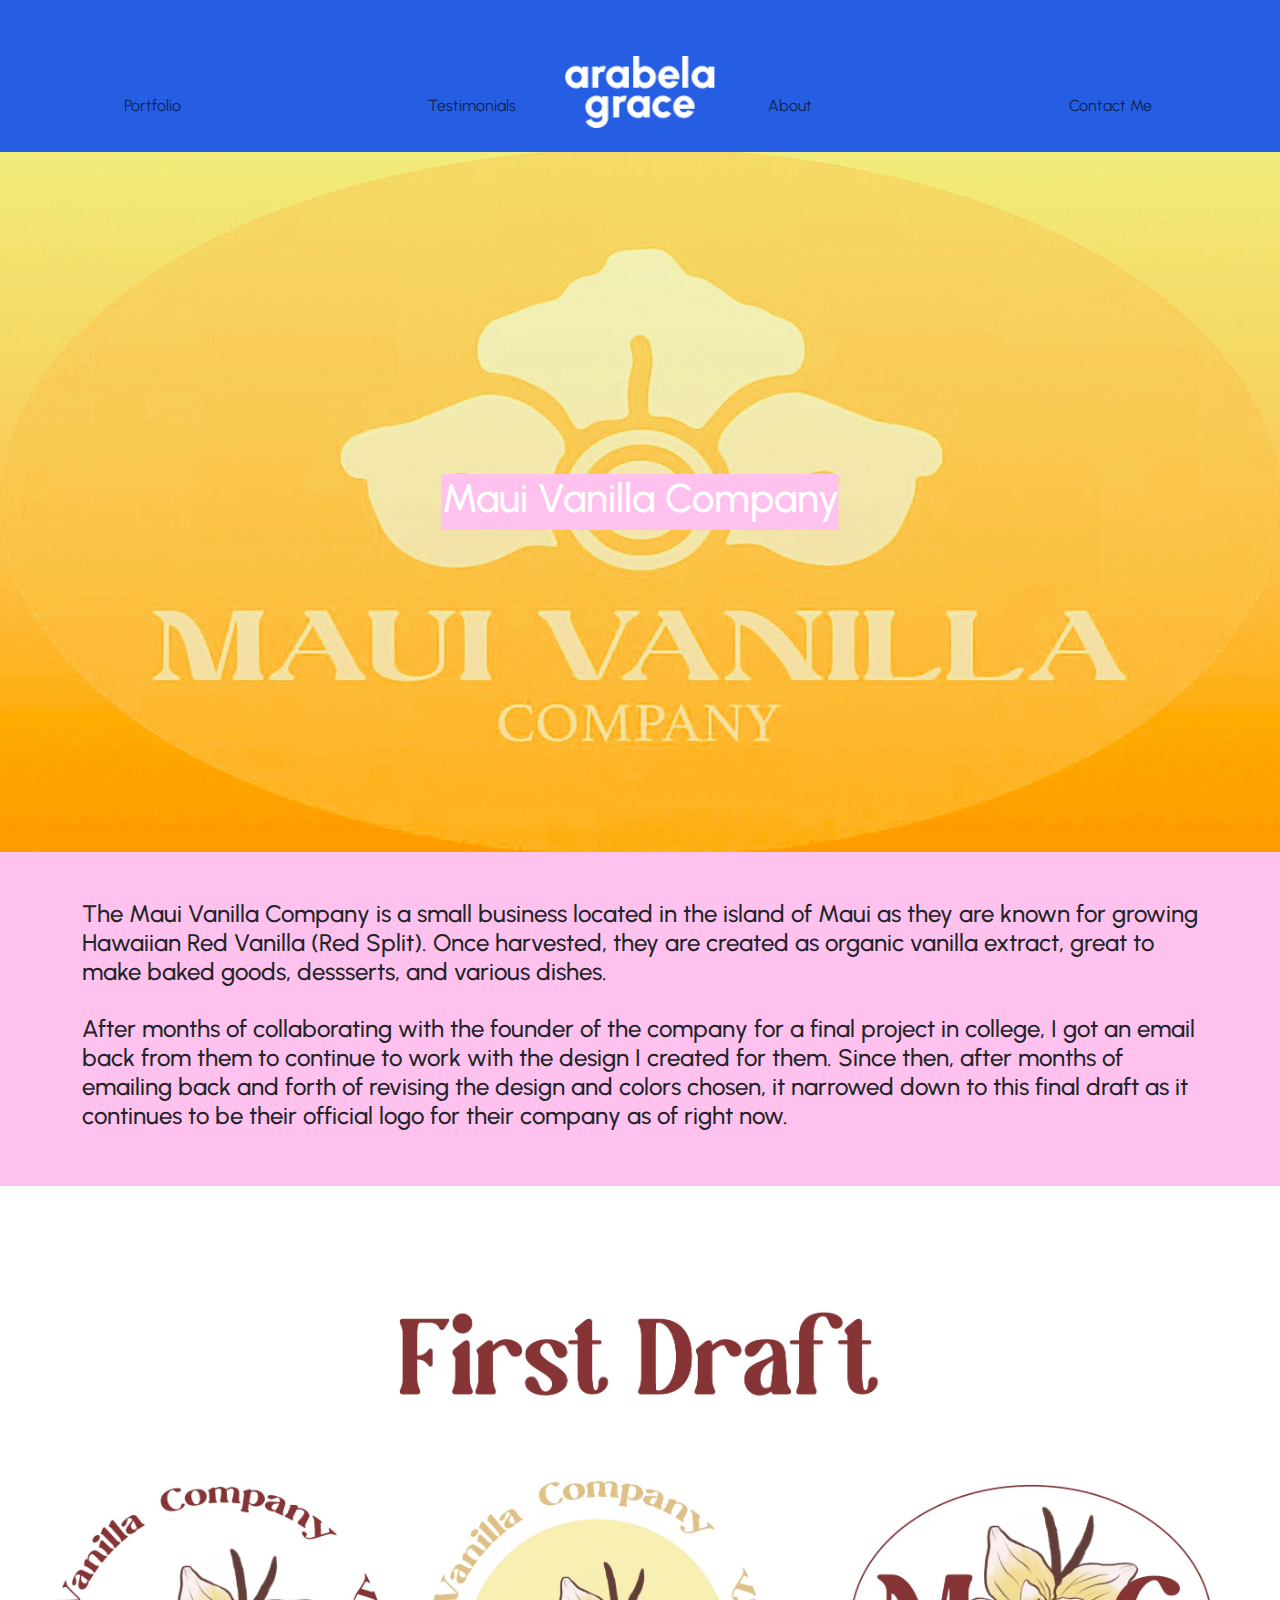
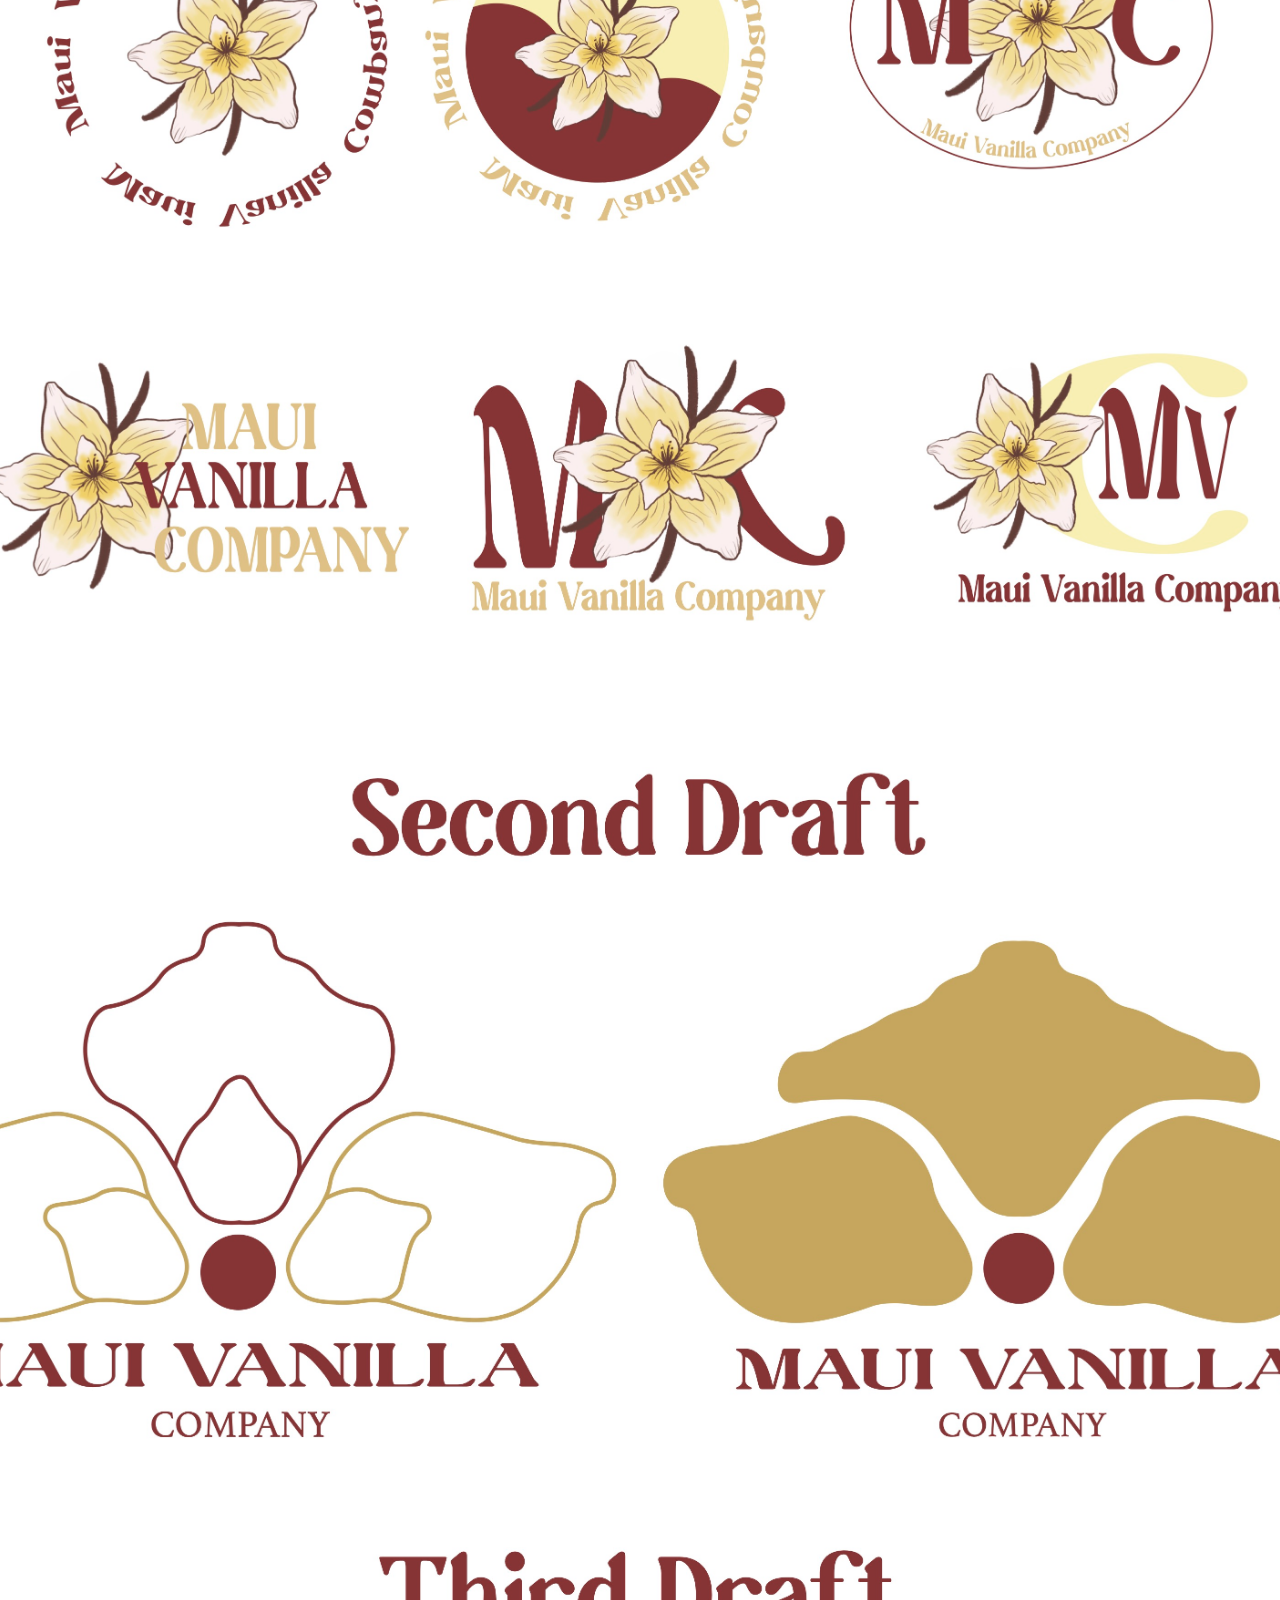
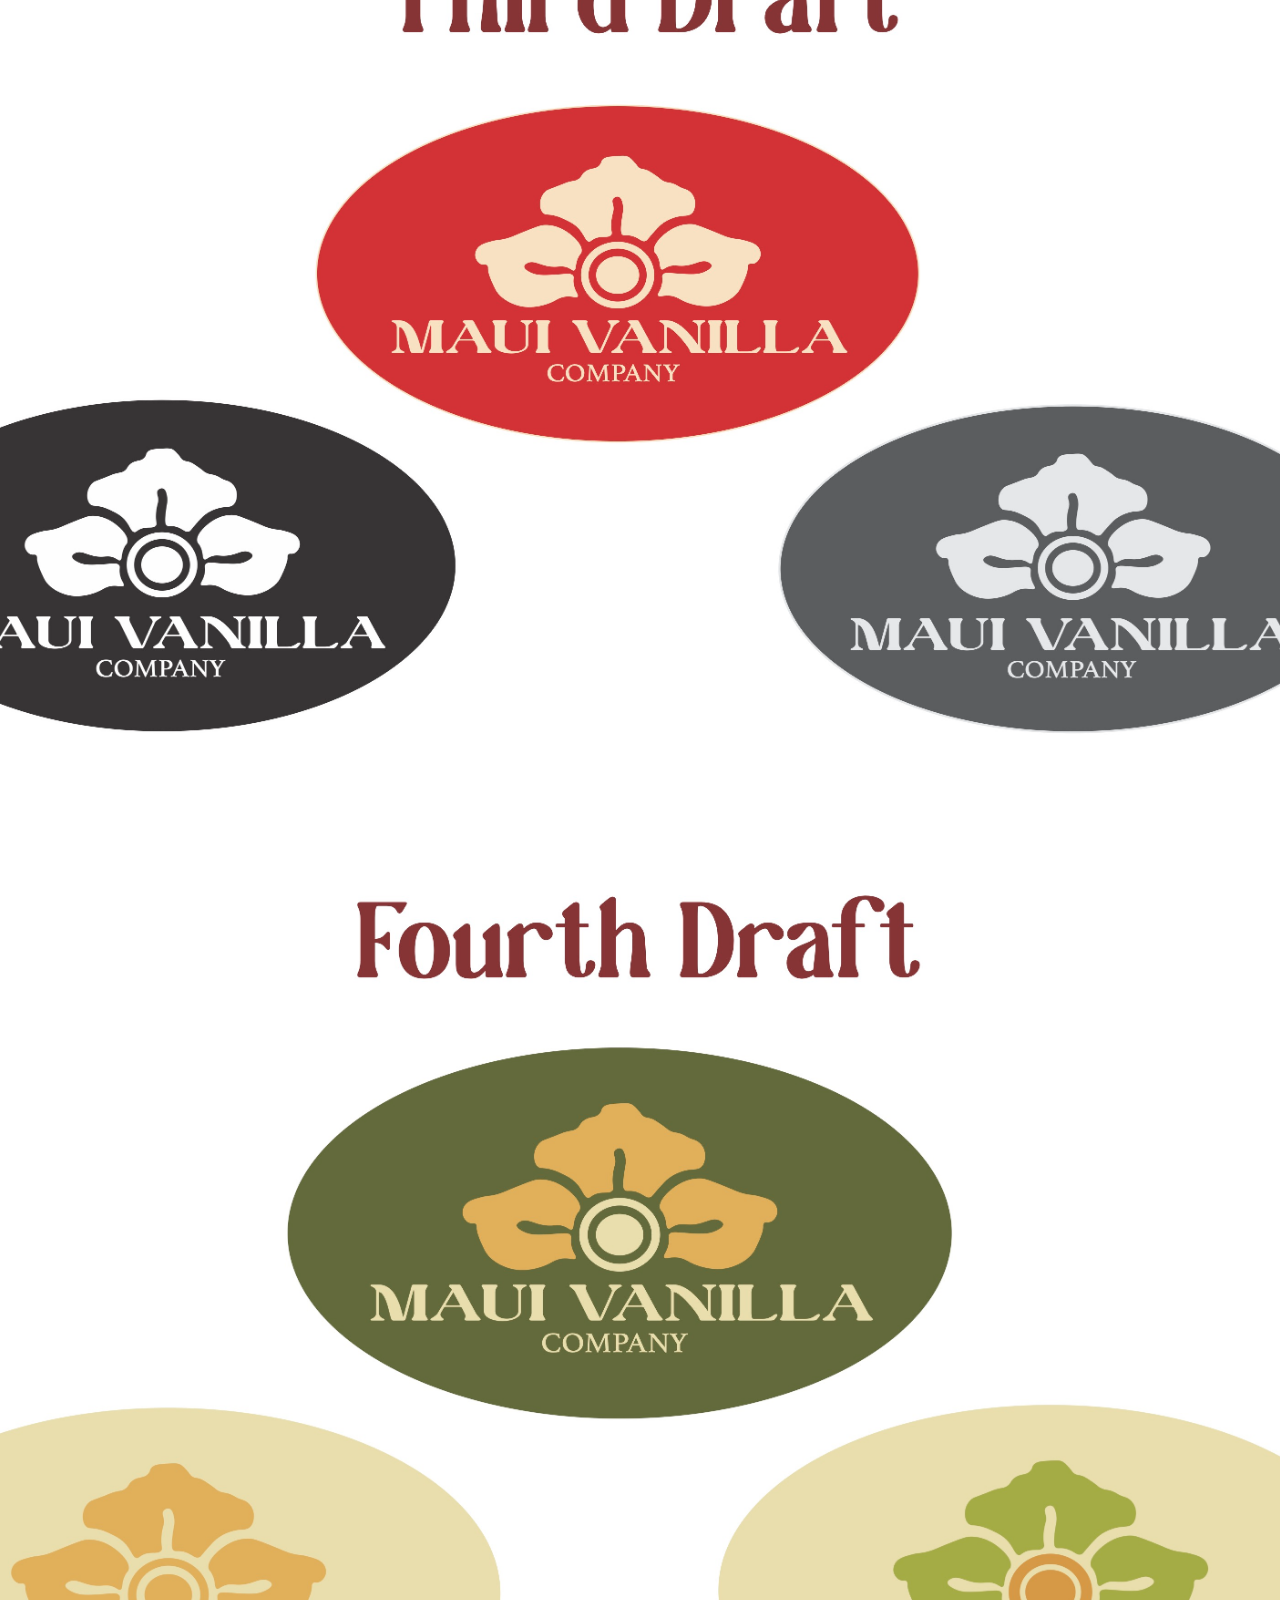
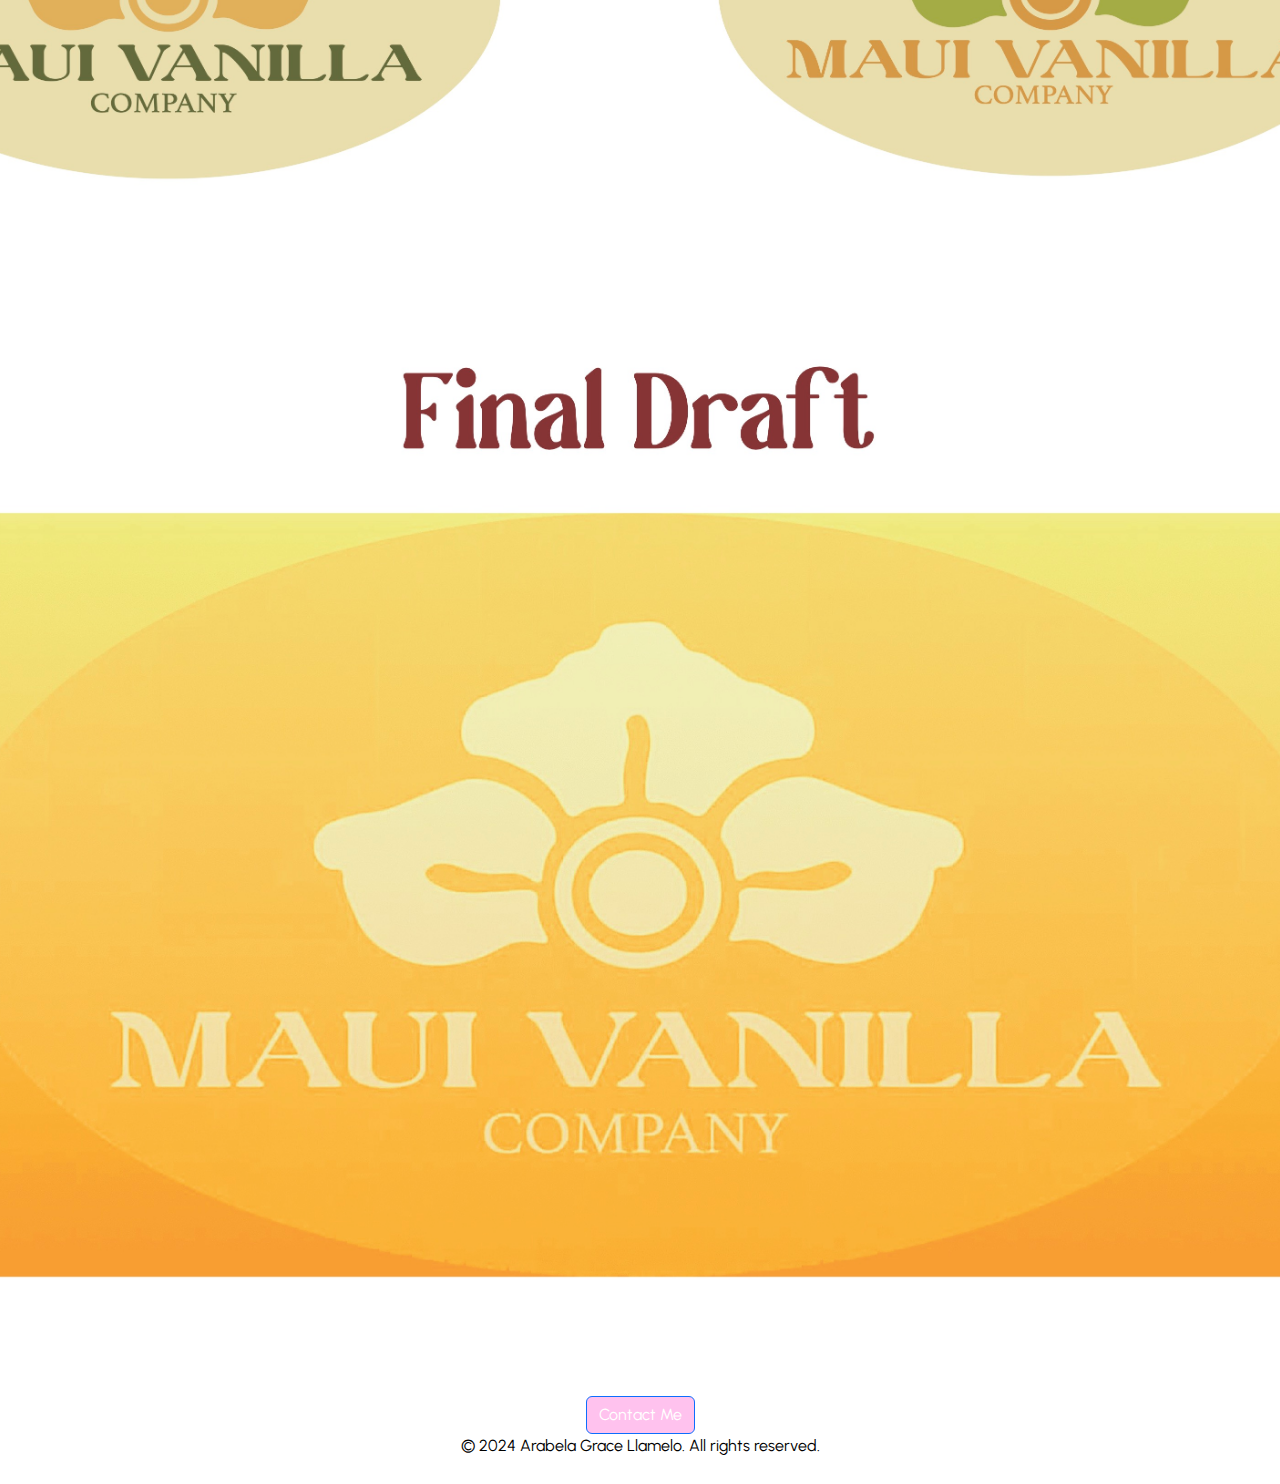
<file: Maui_Vanilla_Company.html>
<!DOCTYPE html>
<html lang="en">

<head>
    <!-- REQUIRED: Meta Tags -->
    <meta charset="UTF-8">
    <meta name="viewport" content="width=device-width, initial-scale=1.0">

    <!-- REQUIRED: Page Title -->
    <title>Arabela's Portfolio</title>

    <!-- REQUIRED: Bootstrap CSS -->
    <link href="https://cdn.jsdelivr.net/npm/bootstrap@5.3.3/dist/css/bootstrap.min.css" rel="stylesheet"
        integrity="sha384-QWTKZyjpPEjISv5WaRU9OFeRpok6YctnYmDr5pNlyT2bRjXh0JMhjY6hW+ALEwIH" crossorigin="anonymous">

    <!-- REQUIRED: Your Custom CSS-->
    <link rel="stylesheet" href="css/style.css">

    <!-- REQUIRED: Google Font API -->
      <link rel="preconnect" href="https://fonts.googleapis.com">
      <link rel="preconnect" href="https://fonts.gstatic.com" crossorigin>
      <link href="https://fonts.googleapis.com/css2?family=Urbanist:ital,wght@0,100..900;1,100..900&display=swap" rel="stylesheet">
      <style>
        body{
          font-family: 'Urbanist', sans-serif;
        }
      </style>
</head>
<body style="background-color:#255DE3;">
  <body>
    <!-- Content will go here -->

    <!-- Start of Header Section -->
      <header class="py-5">
          <nav class="navbar navbar-expand-lg">
        <a class="navbar-brand" href="index.html"><img src="images/arabela grace logo.png"></a>   
          <!-- End of Logo -->

    <!--Navigation Bar-->
    <button class="navbar-toggler" type="button" data-bs-toggle="collapse" data-bs-target="#navbarNav"
        aria-controls="navbarNav" aria-expanded="false" aria-label="Toggle navigation">
        <span class="navbar-toggler-icon"></span>
        </button>
        <div class="collapse navbar-collapse" id="navbarNav">
        <ul class="navbar-nav">
                        <li class="nav-item"><a class ="nav-link" href="#">Portfolio</a>
                         <ul>
                            <li><a href="LHES_TshirtDesign.html">LHES T-Shirt Design</a></li>
                            <li><a href="Rolling_Wellness.html">Rolling Wellness Branding</a></li>
                            <li><a href="Maui_Vanilla_Company.html">Maui Vanilla Company Logo</a></li>
                            <li><a href="Gourmet_Grab.html">Gourmet Grab Logo & Ad</a></li>
                          </ul>
                        <li class="nav-item"><a class ="nav-link" href="Testimonials.html">Testimonials</a>
                        </li>

                        </ul>
                  <ul class="navbar-nav ms">
                        <li class="nav-item"><a class ="nav-link" href="About.html">About</a></li>
                        <li class="nav-item"><a class="nav-link" href="#contact">Contact Me</a></li> 
                        </ul>
          </nav>
      </header>
    <!-- End of Header Section -->
       
    <!-- Start of Hero Section -->
      <div class="mauivanilla-heroimage">
        <div class="hero-text">
          <h1>Maui Vanilla Company</h1>
      </div>
    </div>
       
    </section>
    <!-- End of Hero Section -->

<!-- Start of Description Section -->
  <div style="background-color: #FFC2EE; width: auto; padding-top:48px ; padding-bottom: 48px; padding-left: 30px; padding-right: 30px;">
    <div class="container">
      <h4>The Maui Vanilla Company is a small business located in the island of Maui as they are known for growing Hawaiian Red Vanilla (Red Split).
        Once harvested, they are created as organic vanilla extract, great to make baked goods, dessserts, and various dishes.
        <br><br>
        After months of collaborating with the founder of the company for a final project in college, I got an email back from them to continue to work with the design I
        created for them. Since then, after months of emailing back and forth of revising the design and colors chosen, it narrowed down to this final draft as it continues to be their official logo for their company as of right now.
      </h4>
    </div>
  </div>
</div>
<!-- End of Description Section -->

<!--Start of Presentation Section-->
  <div class="mauivanilla-presentation">
  </div>
<!--End of Presentation Section-->


         <!-- Start of Footer Section -->
         <section id="contact">
          <footer>
            <a class="btn btn-primary" href="#">Contact Me</a>
           <p>&copy; 2024 Arabela Grace Llamelo. All rights reserved.</p>
          </footer>
        </section>
      <!-- End of Footer Section -->
      
      
      <!-- REQUIRED: Javascript -->
          <script src="https://cdn.jsdelivr.net/npm/bootstrap@5.3.3/dist/js/bootstrap.bundle.min.js"
              integrity="sha384-YvpcrYf0tY3lHB60NNkmXc5s9fDVZLESaAA55NDzOxhy9GkcIdslK1eN7N6jIeHz"
              crossorigin="anonymous"></script>
      </div>
      </body>
      
      </html>
</file>
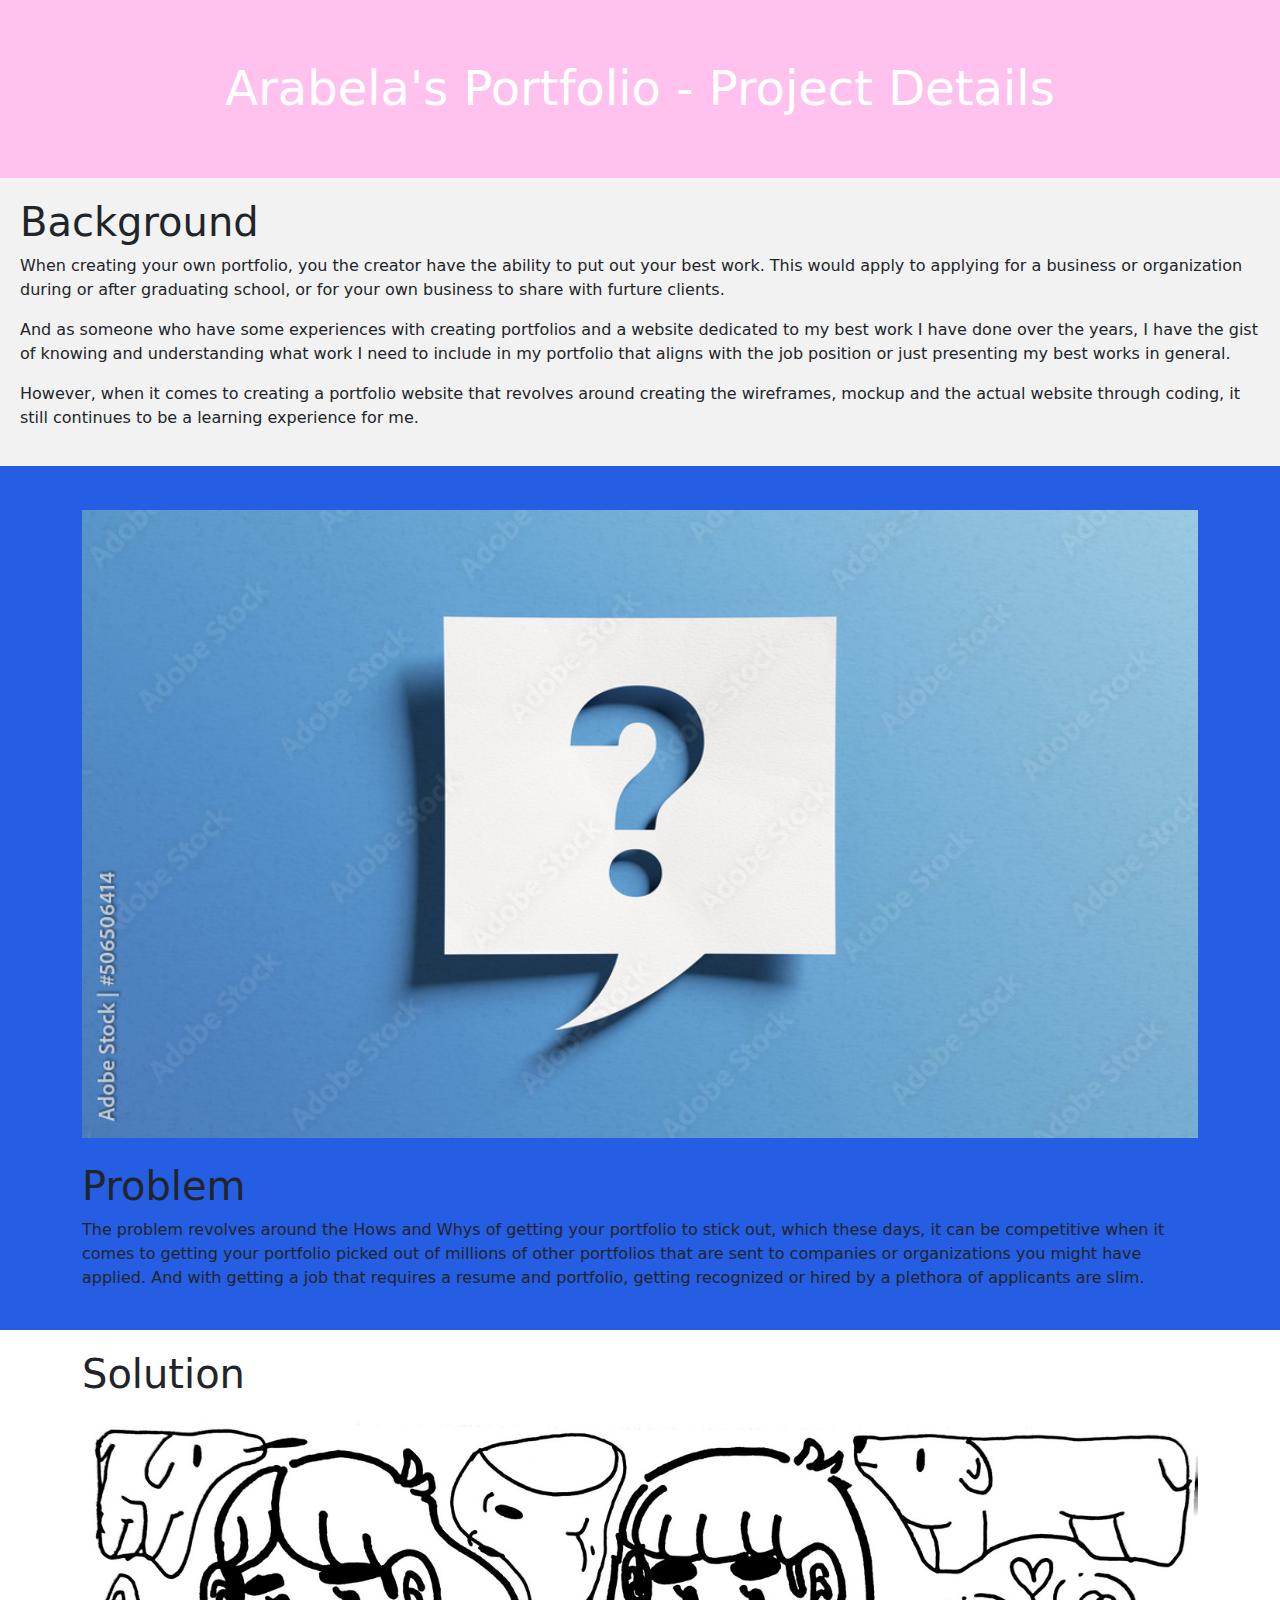
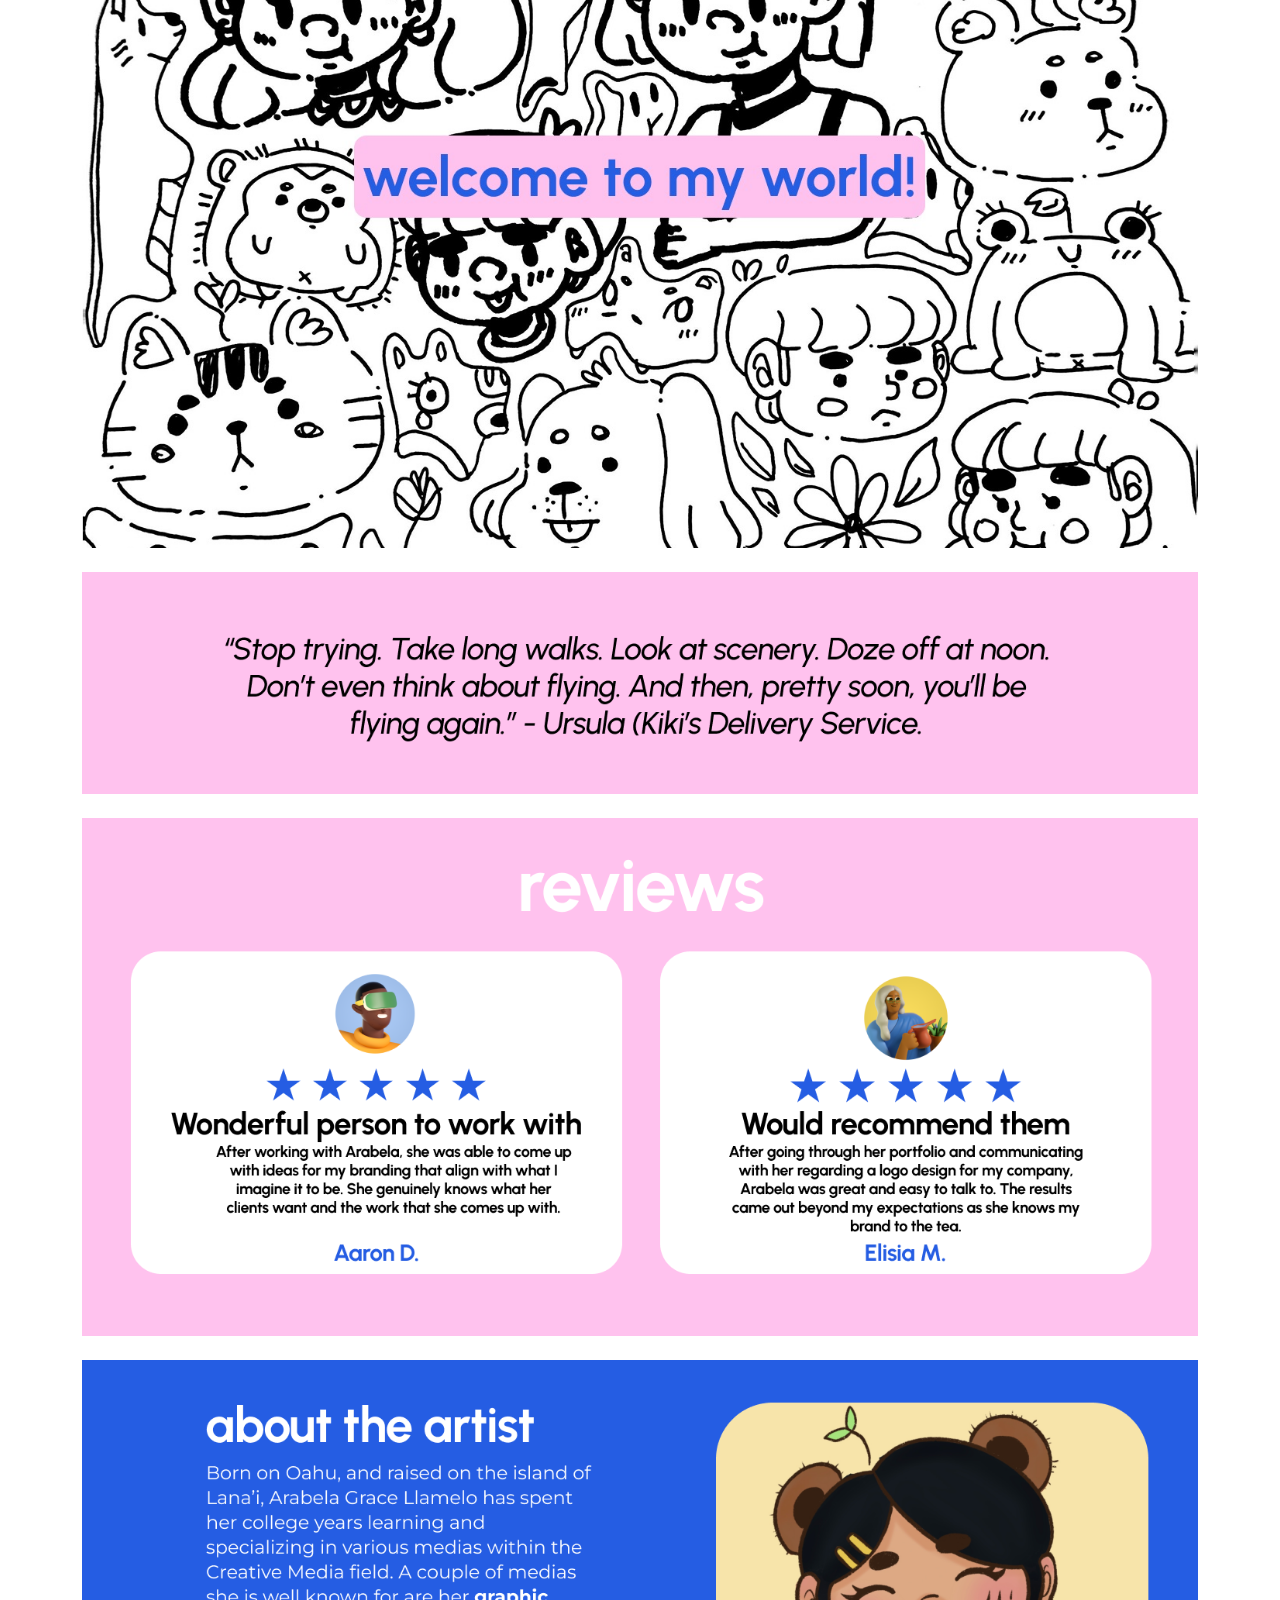
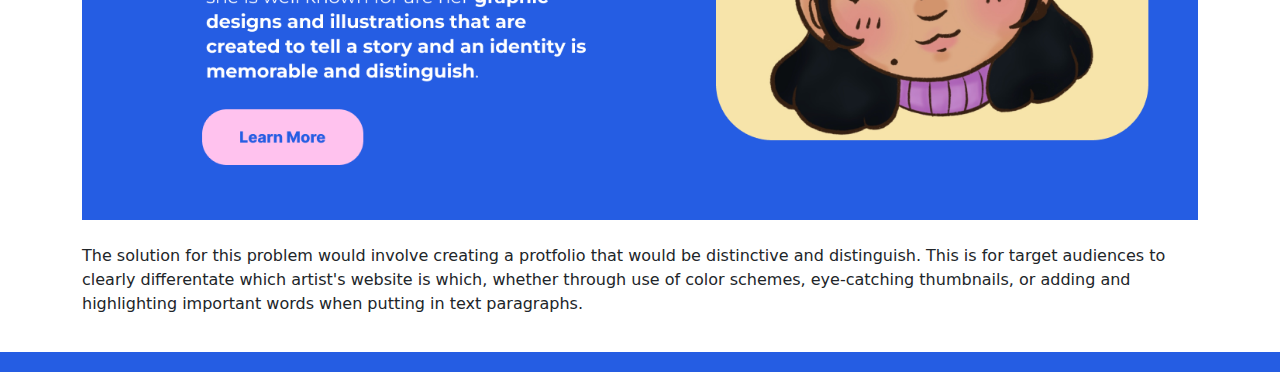
<file: projectdetail.html>
<!DOCTYPE html>
<html lang="en">
<head>
    <meta charset="UTF-8">
    <meta name="viewport" content="width=device-width, initial-scale=1.0">
    <title>Arabela's Portfolio_Project Details</title>
    
 <!-- REQUIRED: Bootstrap CSS -->
 <link href="https://cdn.jsdelivr.net/npm/bootstrap@5.3.3/dist/css/bootstrap.min.css" rel="stylesheet"
 integrity="sha384-QWTKZyjpPEjISv5WaRU9OFeRpok6YctnYmDr5pNlyT2bRjXh0JMhjY6hW+ALEwIH" crossorigin="anonymous">

  <!-- REQUIRED: Your Custom CSS-->
  <link rel="stylesheet" href="css/style.css">

  <!-- REQUIRED: Google Font API -->
  <link href="https://fonts.googleapis.com/css2?family=Sora:wght@400;700&display=swap" rel="stylesheet">
</head>
    <body style="background-color: #255DE3;">
    </body>
    
<!--Content will go here-->
<!--Start of Header section-->
<div class="banner">
    <h1>Arabela's Portfolio - Project Details</h1>
  </div>
            </div>
        </div>    
        </div>
    </div>
<!--End of Header Section-->

<!--Start of Background Section-->
<div class="section1">
    <h1>Background</h1>
    <p>When creating your own portfolio, you the creator have the ability to put out your best work. This would apply to applying for a business or organization during or after graduating school, or for your own business to share with furture clients.</p>
    <p>And as someone who have some experiences with creating portfolios and a website dedicated to my best work I have done over the years, I have the gist of knowing and understanding what work I need to include in my portfolio that aligns with the job position or just presenting my best works in general.</p> 
   <p>However, when it comes to creating a portfolio website that revolves around creating the wireframes, mockup and the actual website through coding, it still continues to be a learning experience for me.</p>
    </div>
<!--End of Background Section-->

<!--Start of Problem Section-->
    <div class="container">
        <br>
        <div style="text-align: center;">
        <img src="images/Problem.jpeg" class="img-fluid"; alt="Your Image">
          </div>
          <br>
        <h1>Problem</h1>
        <p>The problem revolves around the Hows and Whys of getting your portfolio to stick out, which these days, it can be competitive when it comes to getting your portfolio picked out of millions of other portfolios that are sent to companies or organizations you might have applied. And with getting a job that requires a resume and portfolio, getting recognized or hired by a plethora of applicants are slim. </p>
        <br>
    </div>
<!--End of Problem Section-->

<!--Start of Solution Section-->
    <div class="section2">
    <div class="container">
        <h1>Solution</h1>
        <img src="images/Homepage_Banner.jpeg" class="img-fluid" alt="Solution Image_1">
        <br><br>
        <img src="images/Quote.png" class="img-fluid" alt="Solution Image_2">
        <br><br>
        <img src="images/Reviews.png" class="img-fluid" alt="Solution Image_3">
        <br><br>
        <img src="images/abouttheartist.png" class="img-fluid" alt="Solution Image_4">
        <br><br>
        <p>The solution for this problem would involve creating a protfolio that would be distinctive and distinguish. 
            This is for target audiences to clearly differentate which artist's website is which, whether through use of color schemes, eye-catching thumbnails, or adding and highlighting important words when putting in text paragraphs.</p>
        </div>
    </div>
<!--End of Solution Section-->

</head>
<body>

</body>
</html>
</file>
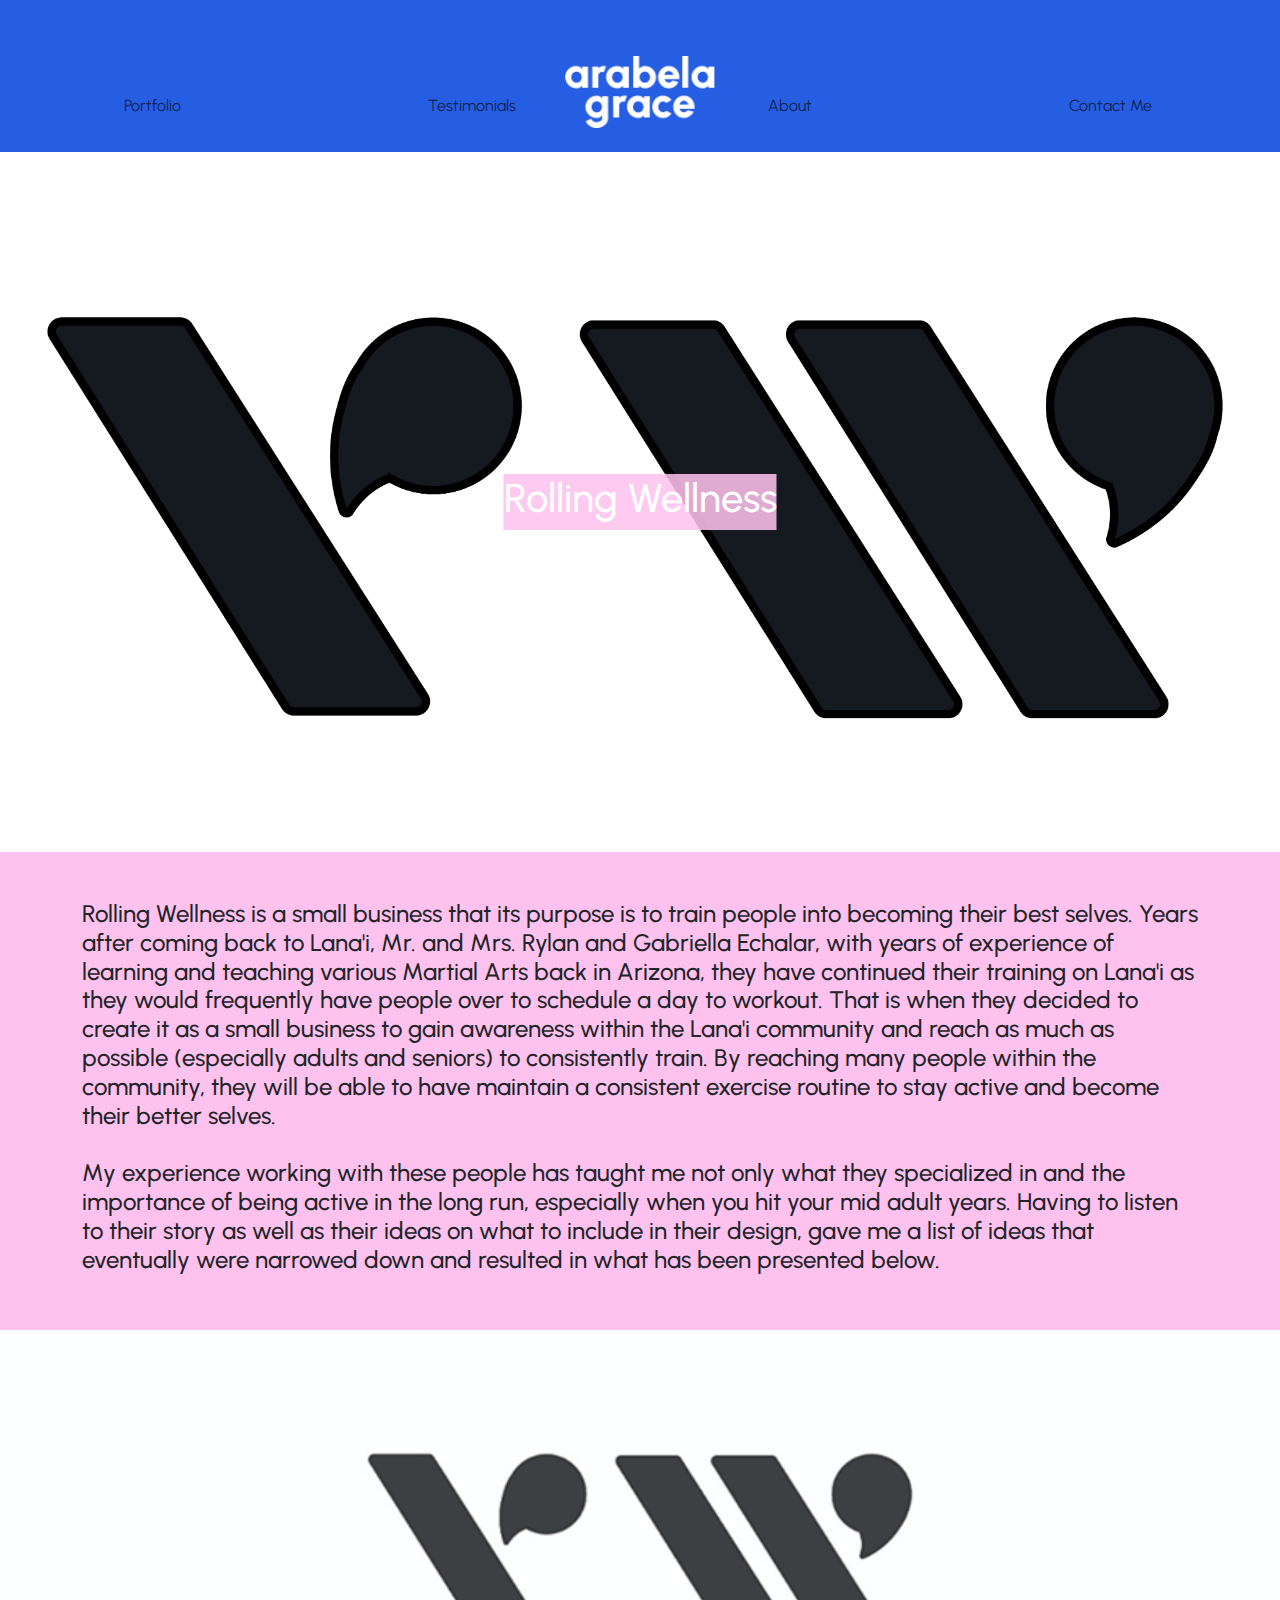
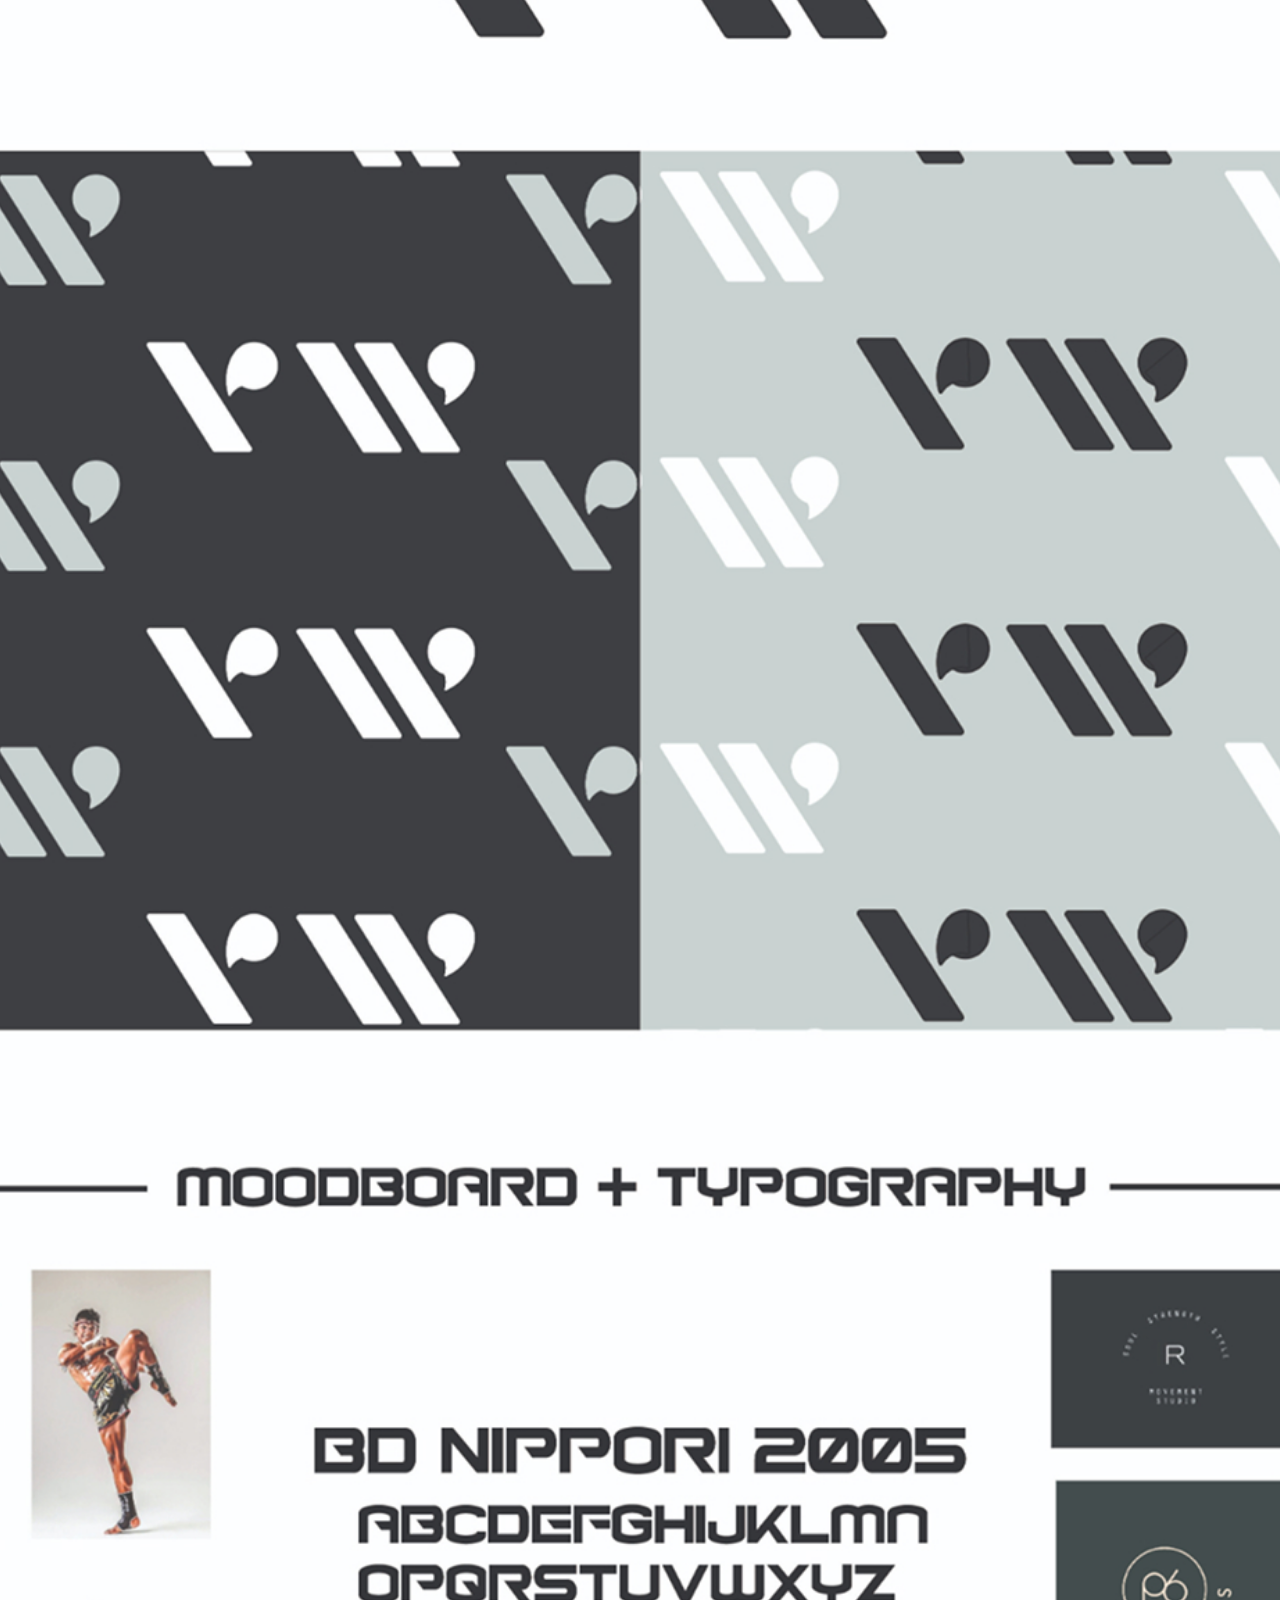
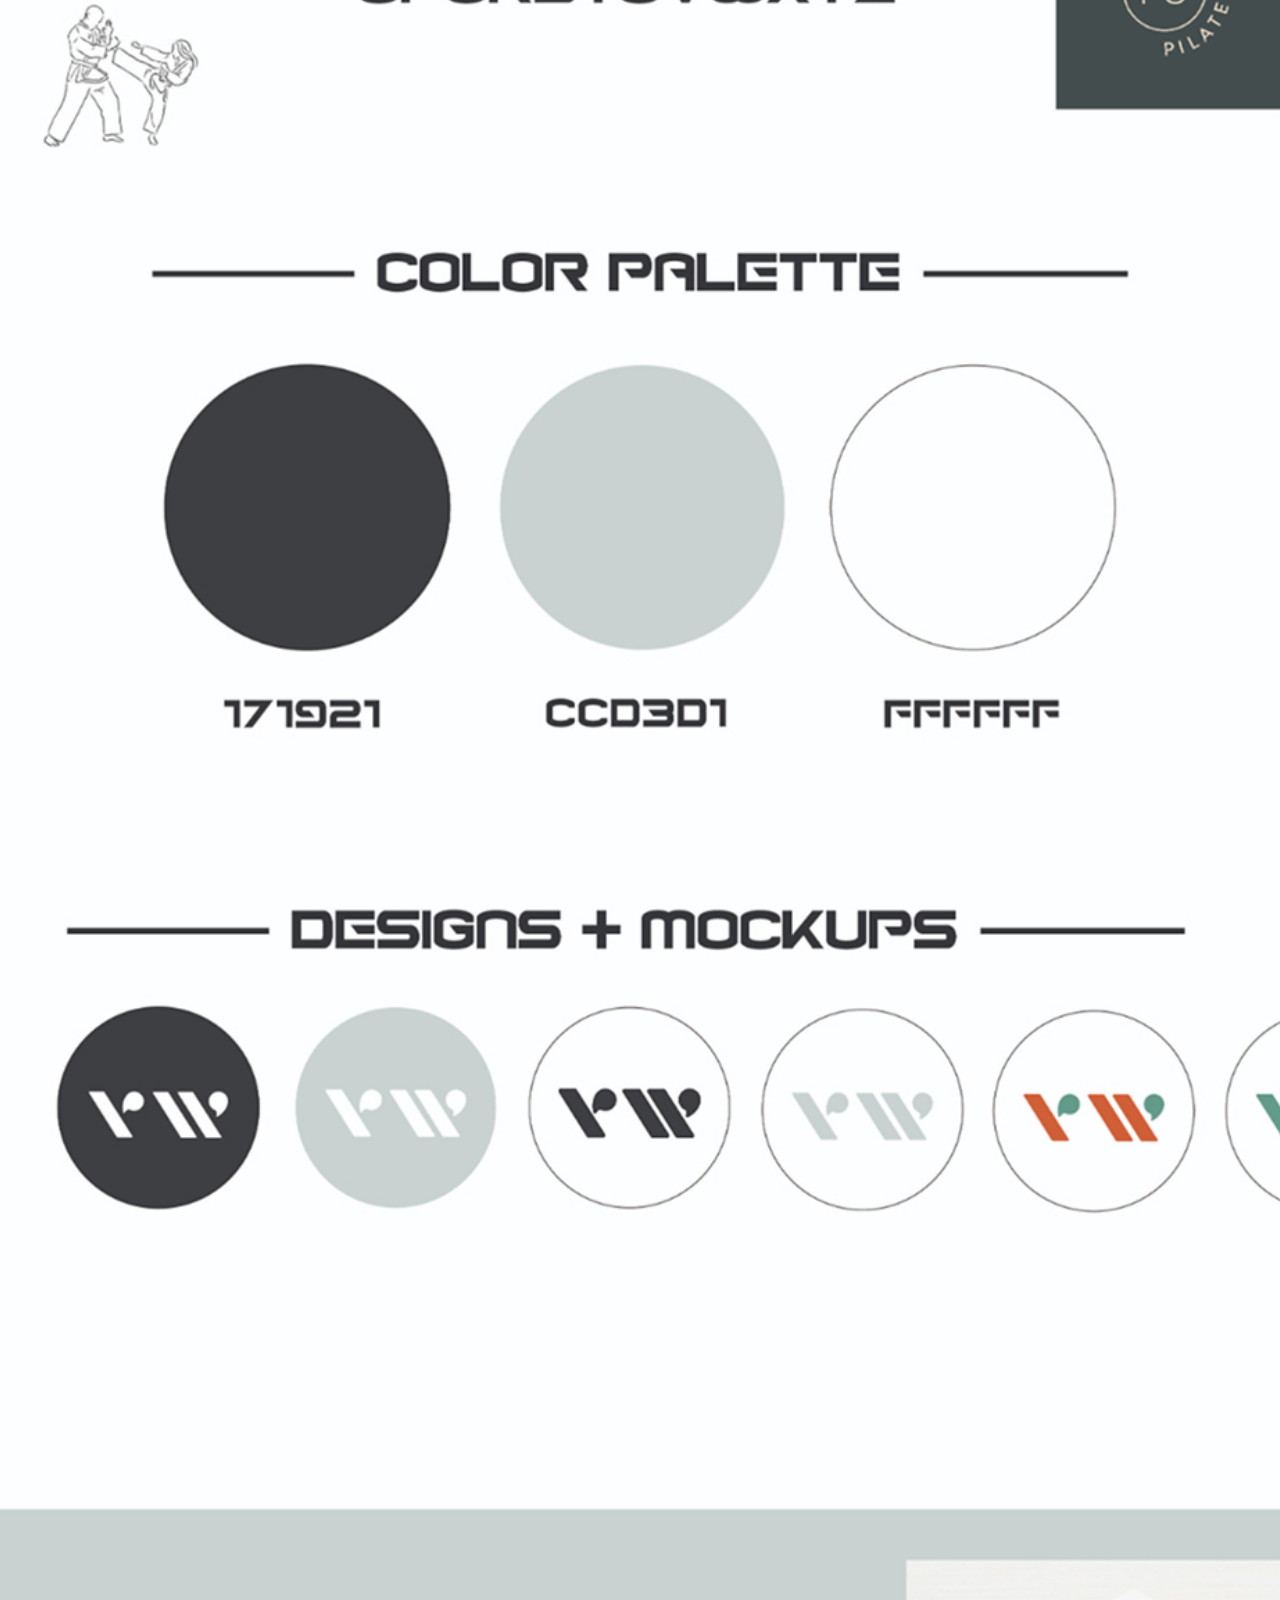
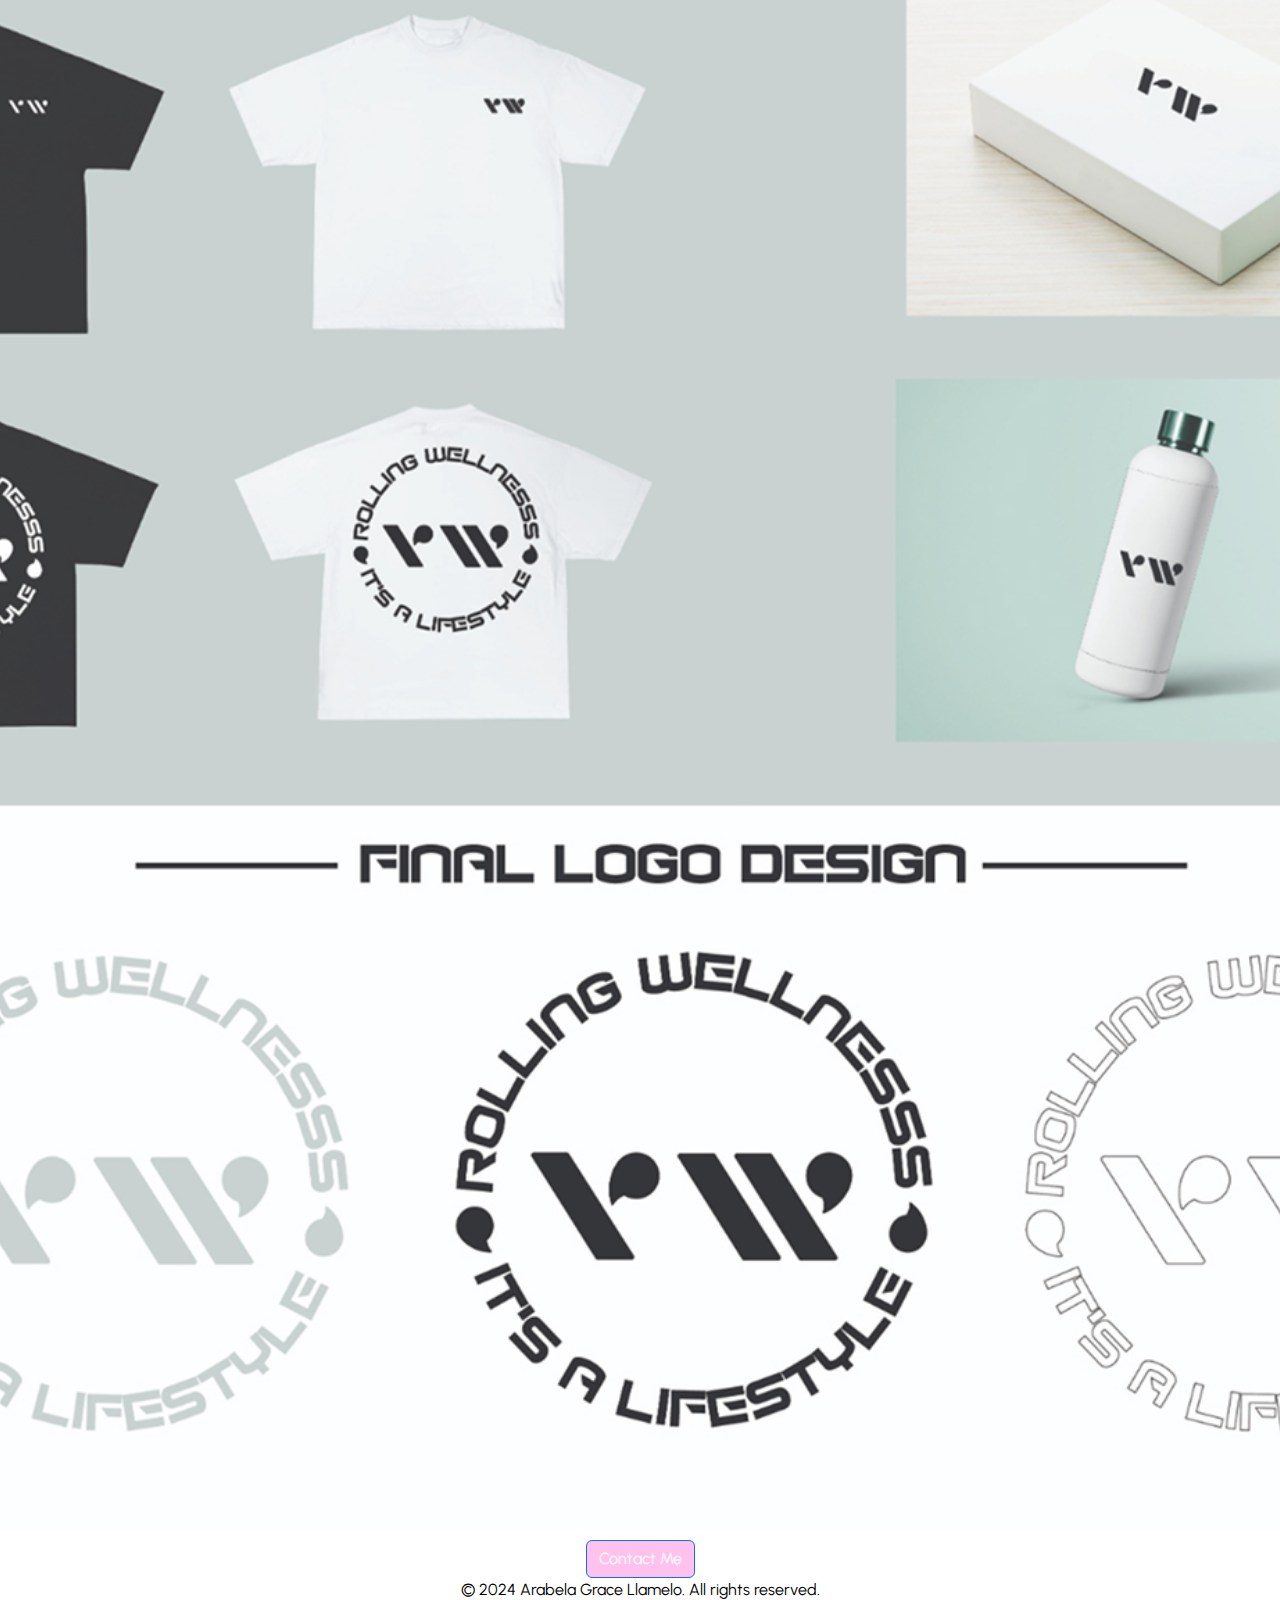
<file: Rolling_Wellness.html>
<!DOCTYPE html>
<html lang="en">

<head>
    <!-- REQUIRED: Meta Tags -->
    <meta charset="UTF-8">
    <meta name="viewport" content="width=device-width, initial-scale=1.0">

    <!-- REQUIRED: Page Title -->
    <title>Arabela's Portfolio</title>

    <!-- REQUIRED: Bootstrap CSS -->
    <link href="https://cdn.jsdelivr.net/npm/bootstrap@5.3.3/dist/css/bootstrap.min.css" rel="stylesheet"
        integrity="sha384-QWTKZyjpPEjISv5WaRU9OFeRpok6YctnYmDr5pNlyT2bRjXh0JMhjY6hW+ALEwIH" crossorigin="anonymous">

    <!-- REQUIRED: Your Custom CSS-->
    <link rel="stylesheet" href="css/style.css">

    <!-- REQUIRED: Google Font API -->
      <link rel="preconnect" href="https://fonts.googleapis.com">
      <link rel="preconnect" href="https://fonts.gstatic.com" crossorigin>
      <link href="https://fonts.googleapis.com/css2?family=Urbanist:ital,wght@0,100..900;1,100..900&display=swap" rel="stylesheet">
      <style>
        body{
          font-family: 'Urbanist', sans-serif;
        }
      </style>
</head>
<body style="background-color:#255DE3;">
  <body>
    <!-- Content will go here -->

    <!-- Start of Header Section -->
      <header class="py-5">
          <nav class="navbar navbar-expand-lg">
        <a class="navbar-brand" href="index.html"><img src="images/arabela grace logo.png"></a>   
          <!-- End of Logo -->

          <!--Navigation Bar-->
              <button class="navbar-toggler" type="button" data-bs-toggle="collapse" data-bs-target="#navbarNav"
                  aria-controls="navbarNav" aria-expanded="false" aria-label="Toggle navigation">
                  <span class="navbar-toggler-icon"></span>
              </button>
              <div class="collapse navbar-collapse" id="navbarNav">
                  <ul class="navbar-nav">
                        <li class="nav-item"><a class ="nav-link" href="#">Portfolio</a>
                          <ul>
                            <li><a href="LHES_TshirtDesign.html">LHES T-Shirt Design</a></li>
                            <li><a href="Rolling_Wellness.html">Rolling Wellness Branding</a></li>
                            <li><a href="Maui_Vanilla_Company.html">Maui Vanilla Company Logo</a></li>
                            <li><a href="Gourmet_Grab.html">Gourmet Grab Logo & Ad</a></li>
                          </ul>
                        <li class="nav-item"><a class ="nav-link" href="Testimonials.html">Testimonials</a>
                        </li>

                        </ul>
                  <ul class="navbar-nav ms">
                        <li class="nav-item"><a class ="nav-link" href="About.html">About</a></li>
                        <li class="nav-item"><a class="nav-link" href="#contact">Contact Me</a></li> 
                        </ul>
          </nav>
      </header>
    <!-- End of Header Section -->
      
    <!-- Start of Hero Section -->
      <div class="rollingwellness_heroimage">
        <div class="rw-hero-text">
          <h1>Rolling Wellness</h1>
      </div>
    </div>
       
    </section>
    <!-- End of Hero Section -->

<!--Start on Description-->
    <div style="background-color: #FFC2EE;"> 
      <div class="container">
        <div class="rollingwellness-description">
          <br><br>
          <h4>Rolling Wellness is a small business that its purpose is to train people into becoming their best selves.
            Years after coming back to Lana'i, Mr. and Mrs. Rylan and Gabriella Echalar, with years of experience of learning
            and teaching various Martial Arts back in Arizona, they have continued their training on Lana'i as they would
            frequently have people over to schedule a day to workout. That is when they decided to create it as a small business
            to gain awareness within the Lana'i community and reach as much as possible (especially adults and seniors) to consistently train. By reaching many people within the community, they will be
            able to have maintain a consistent exercise routine to stay active and become their better selves.
            <br><br>
            My experience working with these people has taught me not only what they specialized in and the importance of being active in the long run, especially when you hit your mid adult years.
            Having to listen to their story as well as their ideas on what to include in their design, gave me a list of ideas that eventually were narrowed down
            and resulted in what has been presented below.
            </h4>
            <br><br>
      </div>
     </div>
    </div>     
<!--End on Description-->


<!-- Start of Presentation section -->
    <div class="Rollingwellness-image">
  </div>
<!-- End of Presentation section -->

        <!-- Start of Footer Section -->
        <section id="contact">
          <footer>
            <a class="btn btn-primary" href="#">Contact Me</a>
           <p>&copy; 2024 Arabela Grace Llamelo. All rights reserved.</p>
          </footer>
        </section>
      <!-- End of Footer Section -->
      
      
      <!-- REQUIRED: Javascript -->
          <script src="https://cdn.jsdelivr.net/npm/bootstrap@5.3.3/dist/js/bootstrap.bundle.min.js"
              integrity="sha384-YvpcrYf0tY3lHB60NNkmXc5s9fDVZLESaAA55NDzOxhy9GkcIdslK1eN7N6jIeHz"
              crossorigin="anonymous"></script>
      </div>
      </body>
      
      </html>
</file>
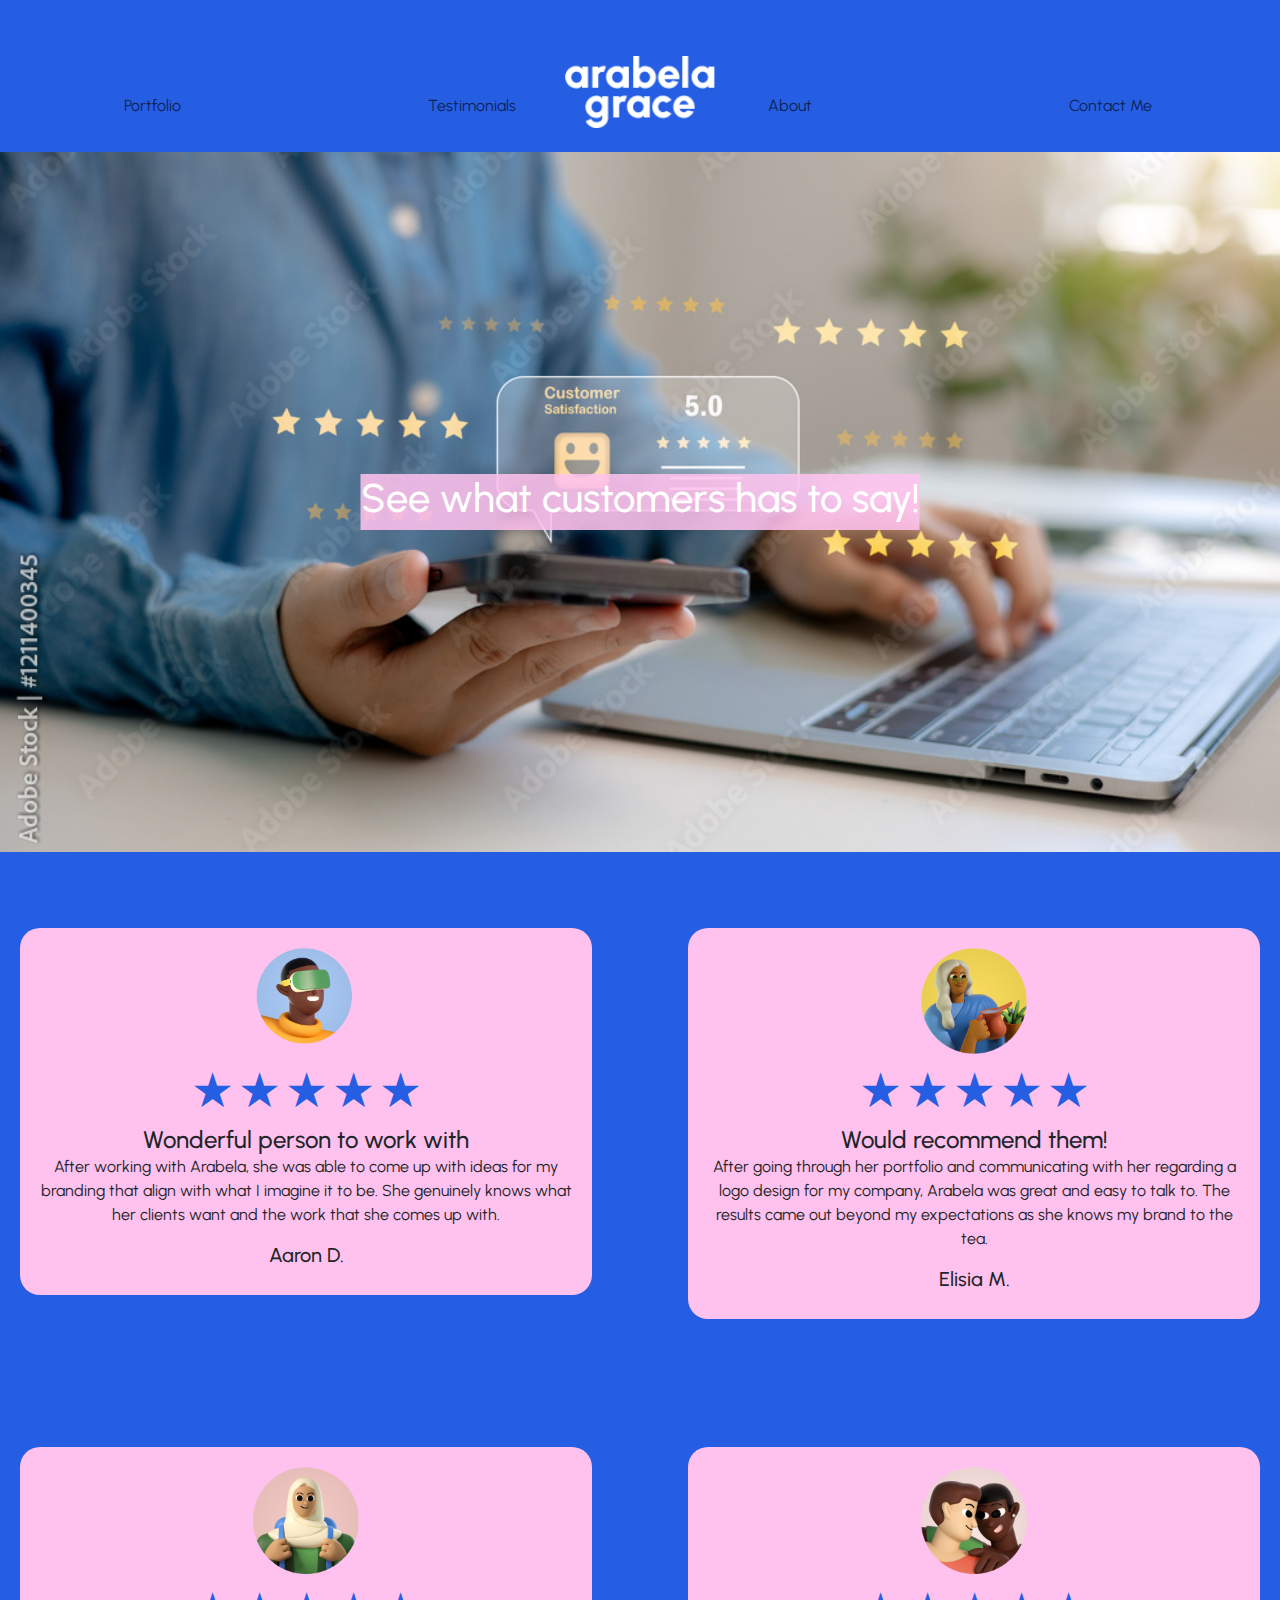
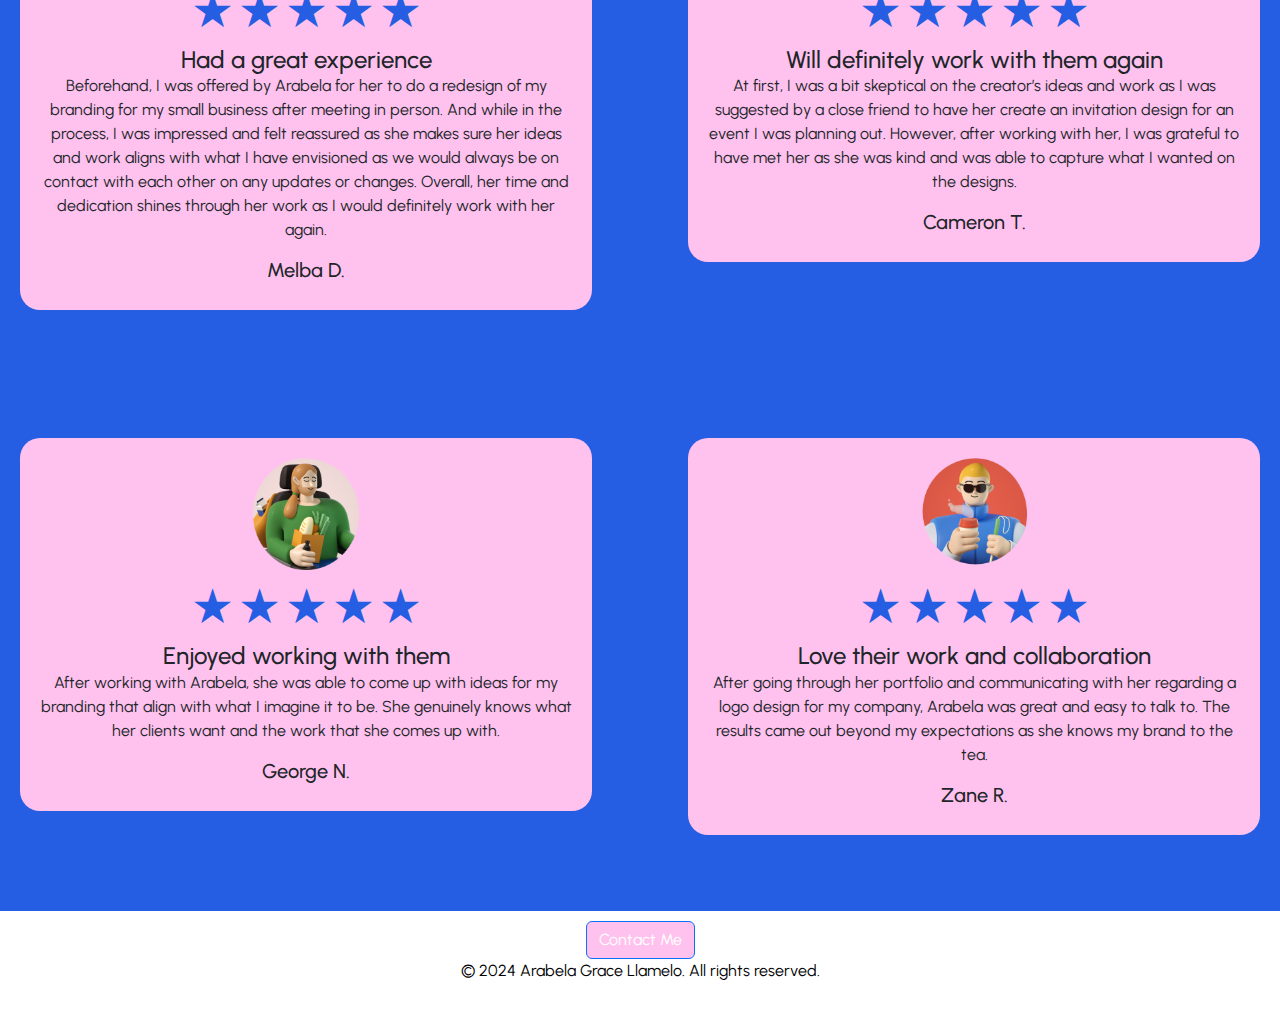
<file: Testimonials.html>
<!DOCTYPE html>
<html lang="en">

<head>
    <!-- REQUIRED: Meta Tags -->
    <meta charset="UTF-8">
    <meta name="viewport" content="width=device-width, initial-scale=1.0">

    <!-- REQUIRED: Page Title -->
    <title>Arabela's Portfolio</title>

    <!-- REQUIRED: Bootstrap CSS -->
    <link href="https://cdn.jsdelivr.net/npm/bootstrap@5.3.3/dist/css/bootstrap.min.css" rel="stylesheet"
        integrity="sha384-QWTKZyjpPEjISv5WaRU9OFeRpok6YctnYmDr5pNlyT2bRjXh0JMhjY6hW+ALEwIH" crossorigin="anonymous">

    <!-- REQUIRED: Your Custom CSS-->
    <link rel="stylesheet" href="css/style.css">

    <!-- REQUIRED: Google Font API -->
      <link rel="preconnect" href="https://fonts.googleapis.com">
      <link rel="preconnect" href="https://fonts.gstatic.com" crossorigin>
      <link href="https://fonts.googleapis.com/css2?family=Urbanist:ital,wght@0,100..900;1,100..900&display=swap" rel="stylesheet">
      <style>
        body{
          font-family: 'Urbanist', sans-serif;
        }
      </style>
</head>
<body style="background-color:#255DE3;">
  <body>
    <!-- Content will go here -->

    <!-- Start of Header Section -->
      <header class="py-5">
          <nav class="navbar navbar-expand-lg">
        <a class="navbar-brand" href="index.html"><img src="images/arabela grace logo.png"></a>   
          <!-- End of Logo -->

          <!--Navigation Bar-->
              <button class="navbar-toggler" type="button" data-bs-toggle="collapse" data-bs-target="#navbarNav"
                  aria-controls="navbarNav" aria-expanded="false" aria-label="Toggle navigation">
                  <span class="navbar-toggler-icon"></span>
              </button>
              <div class="collapse navbar-collapse" id="navbarNav">
                  <ul class="navbar-nav">
                        <li class="nav-item"><a class ="nav-link" href="#">Portfolio</a>
                          <ul>
                            <li><a href="LHES_TshirtDesign.html">LHES T-Shirt Design</a></li>
                            <li><a href="Rolling_Wellness.html">Rolling Wellness Branding</a></li>
                            <li><a href="Maui_Vanilla_Company.html">Maui Vanilla Company Logo</a></li>
                            <li><a href="Gourmet_Grab.html">Gourmet Grab Logo & Ad</a></li>
                          </ul>
                        <li class="nav-item"><a class ="nav-link" href="Testimonials.html">Testimonials</a>
                        </li>

                        </ul>
                  <ul class="navbar-nav ms">
                        <li class="nav-item"><a class ="nav-link" href="About.html">About</a></li>
                        <li class="nav-item"><a class="nav-link" href="#contact">Contact Me</a></li> 
                        </ul>
          </nav>
      </header>
    <!-- End of Header Section -->
       
    <!-- Start of Hero Section -->
      <div class="testmonials-heroimage">
        <div class="testimonials-herotext">
          <h1>See what customers has to say!</h1>
      </div>
    </div>
       
    </section>
    <!-- End of Hero Section -->

 <!-- Start of Reviews Section -->

      <!-- Start of Cards -->
<br>
      <!--Start of Card 1-->
      <div class="row">
          <div class="one-half">
            <div class="cardT">
              <div class="card-body">
  
                  <img class="Avatars" img src="images/Avatar1.png" alt="Avatar-1">
  
                <div class="rating-container">
                  <span class="star" data-rating="1">&#9733;</span>
                  <span class="star" data-rating="2">&#9733;</span>
                  <span class="star" data-rating="3">&#9733;</span>
                  <span class="star" data-rating="4">&#9733;</span>
                  <span class="star" data-rating="5">&#9733;</span>
                </div>
                <h4 class="card-title">Wonderful person to work with</h4>
                <p class="card-text">After working with Arabela, she was able to come up with ideas for my branding that align with what I imagine it to be. She genuinely knows what her clients want and the work that she comes up with.</p>
                <h5 class="reviewername">Aaron D.</h5>
              </div>
            </div>
            <br>
          </div>
      <!--End of Card 1-->

      <!--Start of Card 2-->
          <div class="one-half">
            <div class="cardT">
              <div class="card-body">

                <img class="Avatars" img src="images/Avatar2.png" alt="Avatar-2">

                <div class="rating-container">
                  <span class="star" data-rating="1">&#9733;</span>
                  <span class="star" data-rating="2">&#9733;</span>
                  <span class="star" data-rating="3">&#9733;</span>
                  <span class="star" data-rating="4">&#9733;</span>
                  <span class="star" data-rating="5">&#9733;</span>
                </div>
                <h4 class="card-title">Would recommend them!</h4>
                <p class="card-text">After going through her portfolio and communicating with her regarding a logo design for my company, Arabela was great and easy to talk to. The results came out beyond my expectations as she knows my brand to the tea.</p>
                <h5 class="reviewername">Elisia M.</h5>
              </div>
            </div>
            <br>
          </div>
        </div>
      <!--End of Card 2-->

      <!--Start of Card 3-->
        <div class="row">
          <div class="one-half">
            <div class="cardT">
              <div class="card-body">
  
                  <img class="Avatars" img src="images/Avatar3.png" alt="Avatar-3">
  
                <div class="rating-container">
                  <span class="star" data-rating="1">&#9733;</span>
                  <span class="star" data-rating="2">&#9733;</span>
                  <span class="star" data-rating="3">&#9733;</span>
                  <span class="star" data-rating="4">&#9733;</span>
                  <span class="star" data-rating="5">&#9733;</span>
                </div>
                <h4 class="card-title">Had a great experience</h4>
                <p class="card-text">Beforehand, I was offered by Arabela for her to do a redesign of my branding for my small business after meeting in person. And while in the process, I was impressed and felt reassured as she makes sure her ideas and work aligns with what I have envisioned as we would always be on contact with each other on any updates or changes. Overall, her time and dedication shines through her work as I would definitely work with her again.</p>
                <h5 class="reviewername">Melba D.</h5>
              </div>
            </div>
            <br>
          </div>
          
        <!--End of Card 3-->
 
        <!--Start of Card 4-->
          <div class="one-half">
            <div class="cardT">
              <div class="card-body">

                <img class="Avatars" img src="images/Avatar4.png" alt="Avatar-4">

                <div class="rating-container">
                  <span class="star" data-rating="1">&#9733;</span>
                  <span class="star" data-rating="2">&#9733;</span>
                  <span class="star" data-rating="3">&#9733;</span>
                  <span class="star" data-rating="4">&#9733;</span>
                  <span class="star" data-rating="5">&#9733;</span>
                </div>
                <h4 class="card-title">Will definitely work with them again</h4>
                <p class="card-text">At first, I was a bit skeptical on the creator’s ideas and work as I was suggested by a close friend to have her create an invitation design for an event I was planning out. However, after working with her, I was grateful to have met her as she was kind and was able to capture what I wanted on the designs.</p>
                <h5 class="reviewername">Cameron T.</h5>
              </div>
            </div>
            <br>
          </div>
        </div>
  </section>
  </div>
  </section>
  </div>
  <!--End of Card 4-->

  <!--Start of Card 5-->
    <div class="row">
        <div class="one-half">
          <div class="cardT">
            <div class="card-body">
              <img class="Avatars" img src="images/Avatar5.png" alt="Avatar-5">
              <div class="rating-container">
                <span class="star" data-rating="1">&#9733;</span>
                <span class="star" data-rating="2">&#9733;</span>
                <span class="star" data-rating="3">&#9733;</span>
                <span class="star" data-rating="4">&#9733;</span>
                <span class="star" data-rating="5">&#9733;</span>
              </div>
              <h4 class="card-title">Enjoyed working with them</h4>
              <p class="card-text">After working with Arabela, she was able to come up with ideas for my branding that align with what I imagine it to be. She genuinely knows what her clients want and the work that she comes up with.</p>
              <h5 class="reviewername">George N.</h5>
            </div>
          </div>
          <br>
        </div>
        
  <!--End of Card 5-->

      <!--Start of Card 6-->
        <div class="one-half">
          <div class="cardT">
            <div class="card-body">
              <img class="Avatars" img src="images/Avatar6.png" alt="Avatar-6">
              <div class="rating-container">
                <span class="star" data-rating="1">&#9733;</span>
                <span class="star" data-rating="2">&#9733;</span>
                <span class="star" data-rating="3">&#9733;</span>
                <span class="star" data-rating="4">&#9733;</span>
                <span class="star" data-rating="5">&#9733;</span>
              </div>
              <h4 class="card-title">Love their work and collaboration</h4>
              <p class="card-text">After going through her portfolio and communicating with her regarding a logo design for my company, Arabela was great and easy to talk to. The results came out beyond my expectations as she knows my brand to the tea.</p>
              <h5 class="reviewername">Zane R.</h5>
            </div>
          </div>
          <br>
        </div>
      </div>
</section>
</div>
</section>
</div>
<!--End of Card 6-->

  <!-- End of Reviews Section -->


<!--Start on First Section-->


        <!-- Start of Footer Section -->
        <section id="contact">
            <footer>
              <a class="btn btn-primary" href="#">Contact Me</a>
             <p>&copy; 2024 Arabela Grace Llamelo. All rights reserved.</p>
            </footer>
          </section>
        <!-- End of Footer Section -->
        
        
        <!-- REQUIRED: Javascript -->
            <script src="https://cdn.jsdelivr.net/npm/bootstrap@5.3.3/dist/js/bootstrap.bundle.min.js"
                integrity="sha384-YvpcrYf0tY3lHB60NNkmXc5s9fDVZLESaAA55NDzOxhy9GkcIdslK1eN7N6jIeHz"
                crossorigin="anonymous"></script>
        </div>
        </body>
        
        </html>
</file>
<file: css/style.css>
@import url('https://fonts.googleapis.com/css2?family=Urbanist:ital,wght@0,100..900;1,100..900&display=swap');


.html-body {
    height:100%;
    padding:0;
    margin:0;
    font-family: "Urbanist", sans-serif;

}


.navbar-brand img{
  width: 150px;
}  

.nav{
  z-index: 999;
}

.navbar-brand{
  position: absolute;
  left: 50%;
  transform: translateX(-50%);
  top: 5%
}

.navbar-nav{
  display: flex;
  justify-content: space-around;
  width: 50%;
  position: relative;
  top: 30px;
}

nav ul {
  list-style: none;
  padding: 0;
  margin: 0;
  /* Additional styling for the main navigation */
}

nav ul li {
  display: block; /* Or block, depending on desired layout */
  position: relative; /* Needed for absolute positioning of the submenu */
}

.navbar ul ul {
  display: none; /* Hide the submenu by default */
  position: absolute;
  top: 100%;
  left: 0;
  z-index: 1000;
  background-color: #FFC2EE;
  min-width: 300px;
  padding: 10px
  /* Additional styling for the submenu */
}

.navbar ul li:hover > ul {
  display: block; /* Show the submenu on hover */
}

.navbar ul ul li {
  display: block; /* Each submenu item should be on its own line */
}



/* The hero image */
.hero-image {
  /* Use "linear-gradient" to add a darken background effect to the image (photographer.jpg). This will make the text easier to read */
  /* Set a specific height */
  background-image: url("../images/Homepage Image.png");
  height: 700px;
  width: auto;

  /* Position and center the image to scale nicely on all screens */
  background-position: center;
  background-repeat: no-repeat;
  background-size: cover;
  position: relative;
}

/* Place text in the middle of the image */
.hero-text {
  font-weight: bolder;
  text-align: center;
  position: absolute;
  top: 50%;
  left: 50%;
  transform: translate(-50%, -50%);
  color: white;
  background-color: #FFC2EE; 
}

.button-wrapper {
  text-align: center;
}

img {
  width: 100%;
  max-width: 500px;
  object-fit: cover;
  vertical-align: middle;
}

.wrapper {
  padding: 0 15px;
  display: flex;
  flex-wrap: wrap;
  align-items: center;
  justify-content: space-around;
  gap: 5rem;
}

.intro {
    flex: 1;
}

footer {
  position: relative;
  bottom: 0;
  width: 100%;
  background-color: #ffffff;
  color: rgb(0, 0, 0);
  text-align: center;
  padding: 10px;
}

.newsletter {
  padding: 0px 0;
  }
  
  .newsletter .content {
  max-width: 650px;
  margin: 0 auto;
  text-align: center;
  position: relative;
  background-color: #255ee3b2;
  z-index: 2; }

  .newsletter .content h2 {
  color: #ffffff;
  margin-bottom: 0px; }

  .newsletter .content.form-control {
  height: 50px;
  border-color: #ffffff;
  border-radius:0;
  }

  .newsletter.content.form-control:focus {
  box-shadow: none;
  border: 2px solid #2b5c84;
  }

  .newsletter .content .btn {
  min-height: 50px; 
  border-radius:0;
  background: #FFC2EE;
  color: #fff;
  font-weight:600;
  }


  .imageContainer {
    width: 100%; 
    height: 100%; 
    padding-top: 50px;
    padding-bottom: 50px;
    background-image: url("../images/newslatter background image.png");
}

:root{
    /*Replace your primary color from your UI Kit*/
    --btn-primary: #FFC2EE;

     /*Replace your primary color from your UI Kit*/
    --btn-secondary: #255DE3; 
}


.btn-primary{
  background-color: var(--btn-primary)
}

.btn-secondary{
  background-color: var(--btn-secondary)
}

.banner {
  background-color: #FFC2EE; /* Green background */
  color: white;          /* White text */
  padding: 60px 20px;    /* Add padding for spacing */
  text-align: center;   /* Center text within the banner */
  font-size: 1.5rem;    /* Set font size */
}

.banner h1 {
  margin: 0;            /* Remove default margin for the heading */
  font-size: 3rem;       /* Set heading font size */
}

.banner p {
  font-size: 1.25rem;    /* Set paragraph font size */
}

/* Responsive design for smaller screens */
@media (max-width: 600px) {
  .banner {
    padding: 40px 10px;     /* Reduce padding on smaller screens */
    font-size: 1rem;         /* Reduce font size on smaller screens */
  }

  .banner h1 {
    font-size: 2rem;         /* Reduce heading font size on smaller screens */
  }

  .btn {
    padding: 10px 20px;      /* Reduce button padding on smaller screens */
    font-size: 1rem;         /* Reduce button font size on smaller screens */
  }
}

.solution{
  background-color: beige;
  height: 100%;
  position: absolute;
  top: 0;
  left: 0;
  width: 100%;
}
body{
  background: white;
  margin: 0;
}

.section1{
    background-color: #f2f2f2;
    padding: 20px;
    margin-bottom: 20px;
  }


.section2{
  background-color:#ffffff;
  padding: 20px;
  margin-bottom: 20px;
}  

.text-centered{
  text-align: center;
}


/* GRID */
.row {
  --gridgap: 2em;
}
.row2 {
  --gridgap2: 0em;
}
.row>* {
  margin-top: var(--gridgap);
  margin-bottom: var(--gridgap);
}
.row2 + .row2 {
  margin-top: var(--gridgap2);
  margin-bottom: var(--gridgap2);
}
@media (min-width: 768px) {
  .row {
      display: grid;
      grid-template-columns: repeat(12, 1fr);
      gap: var(--gridgap);
      /* place-items: center; */
  }

  /* COMMONLY USED SEMANTIC COLUMN WIDTHS */
  .one-half {
      grid-column: auto / span 6;
  }

  .one-third {
      grid-column: auto / span 4;
      
  }

  .two-thirds {
      grid-column: auto / span 8;
  }

  .one-fourth {
      grid-column: auto / span 3;
  }

  .three-fourths {
      grid-column: auto / span 9;
  }

  /* 12 COLUMN CLASSES */
  .col-1 {
      grid-column: auto / span 1;
  }

  .col-2 {
      grid-column: auto / span 2;
  }

  .col-3 {
      grid-column: auto / span 3;
  }

  .col-4 {
      grid-column: auto / span 4;
  }

  .col-5 {
      grid-column: auto / span 5;
  }

  .col-6 {
      grid-column: auto / span 6;
  }

  .col-7 {
      grid-column: auto / span 7;
  }

  .col-8 {
      grid-column: auto / span 8;
  }

  .col-9 {
      grid-column: auto / span 9;
  }

  .col-10 {
      grid-column: auto / span 10;
  }

  .col-11 {
      grid-column: auto / span 11;
  }

  .col-12 {
      grid-column: auto / span 12;
  }

  /* COMMONLY CENTERED COLUMNS */
  .one-half.centered {
      grid-column: 4 / span 6;
  }

  .one-third.centered {
      grid-column: 5 / span 4;
  }

  .two-thirds.centered {
      grid-column: 3 / span 8;
  }

  /* PUSHES */
  .push-1 {
      grid-column-start: 2;
  }

  .push-2 {
      grid-column-start: 3;
  }

  .push-3 {
      grid-column-start: 4;
  }

  .push-4 {
      grid-column-start: 5;
  }

  .push-5 {
      grid-column-start: 6;
  }

  .push-6 {
      grid-column-start: 7;
  }

  .push-7 {
      grid-column-start: 8;
  }

  .push-8 {
      grid-column-start: 9;
  }

  .push-9 {
      grid-column-start: 10;
  }

  .push-10 {
      grid-column-start: 11;
  }

  .push-11 {
      grid-column-start: 12;
  }

  /* SWAP (REVERSE) COLUMNS - WORKS ONLY w/ 2 CHILDREN  */
  .row.swapped > *:first-child { order: 2; }
  .row.swapped > *:last-child { order: 1; }
}

.card{
  width: 100%;
  padding: 20px;
  margin: 10px;
  border-radius: 20px;
  background-color: #FFC2EE;
}

.Rollingwellness-image{
  background-image: url("../images/Rollingwellness_Presentation.jpg");
  width: 100%;
  height: 5000px;

  /* Position and center the image to scale nicely on all screens */
  background-position: center;
  background-repeat: no-repeat;
  background-size: cover;
  object-position: bottom;
}

.rollingwellness_heroimage{
  background-image: url("../images/rollingwellness_heroimage.jpg");
  height: 700px;
  width: auto;

  /* Position and center the image to scale nicely on all screens */
  background-position: center;
  background-repeat: no-repeat;
  background-size: cover;
  position: relative;
}

.rw-hero-text{
  text-align: center;
  position: absolute;
  top: 50%;
  left: 50%;
  transform: translate(-50%, -50%);
  color: white;
  background-color: #ffc2eedd; 
}

.lhestshirt-heroimage{
  background-image: url("../images/LHES\ T-Shirt-heroimage.jpg");
  height: 700px;
  width: auto;

  /* Position and center the image to scale nicely on all screens */
  background-position: center;
  background-repeat: no-repeat;
  background-size: cover;
  position: relative;
}

.lhestshirt-herotext{
  text-align: center;
  position: absolute;
  top: 50%;
  left: 50%;
  transform: translate(-50%, -50%);
  color: white;
  background-color: #ffc2eedd; 
}

.lhesshirtpresentation-image{
  background-image: url("../images/LHES\ T-Shirt-Finalresults.jpg");
  width: 100%;
  height: 5000px;

    /* Position and center the image to scale nicely on all screens */
    background-position: center;
    background-repeat: no-repeat;
    background-size: cover;
    object-position: bottom;
}

.mauivanilla-heroimage{
  /* Use "linear-gradient" to add a darken background effect to the image (photographer.jpg). This will make the text easier to read */
  /* Set a specific height */
  background-image: url("../images/651a58f4d51e49055ac62af7_6F303FC3_960F_41BB_A39B_33EA25D69025_1_201_a.jpeg");
  height: 700px;
  width: auto;

  /* Position and center the image to scale nicely on all screens */
  background-position: center;
  background-repeat: no-repeat;
  background-size: cover;
  position: relative;
}

.mauivanilla-presentation{
  background-image: url("../images/mauivanilla_presentation.jpg");
  width: 100%;
  height: 5000px;

    /* Position and center the image to scale nicely on all screens */
    background-position: center;
    background-repeat: no-repeat;
    background-size: cover;
    object-position: bottom;
}

.gourmetgrab-heroimage{
  /* Use "linear-gradient" to add a darken background effect to the image (photographer.jpg). This will make the text easier to read */
  /* Set a specific height */
  background-image: url("../images/gourmetgrab-heroimage.jpg");
  height: 700px;
  width: auto;

  /* Position and center the image to scale nicely on all screens */
  background-position: center;
  background-repeat: no-repeat;
  background-size: cover;
  position: relative;
}

.gourmetgrab-herotext{
  text-align: center;
  position: absolute;
  top: 50%;
  left: 50%;
  transform: translate(-50%, -50%);
  color: white;
  background-color: #ffc2eedd; 
}

.gourmetgrab-image{
  background-image: url("../images/gourmetgrab-presentation.jpg");
  width: 100%;
  height: 5000px;

    /* Position and center the image to scale nicely on all screens */
    background-position: center;
    background-repeat: no-repeat;
    background-size: cover;
    object-position: bottom;
}

.rating-container {
  gap: 5px;
  text-align: center;
}

.star {
  cursor: pointer;
  font-size: 3em;
  color: #255DE3;
}

.card-title{
  text-align: center;
}

.Avatars {
  display: block;
  margin-left: auto;
  margin-right: auto;
  width: 20%;
}

.reviewername{
  text-align: center;
}

.card-text{
  text-align: center;
}


.testmonials-heroimage{
  background-image: url("../images/AdobeStock_1211400345_Preview.jpeg");
  height: 700px;
  width: auto;

  /* Position and center the image to scale nicely on all screens */
  background-position: center;
  background-repeat: no-repeat;
  background-size: cover;
  position: relative;
}

.testimonials-herotext{
  text-align: center;
  position: absolute;
  top: 50%;
  left: 50%;
  transform: translate(-50%, -50%);
  color: white;
  background-color: #ffc2eedd; 
}

.card{
  width: auto; 
  padding: 20px;
  margin: 20px;
  border-radius: 20px; 
  background-color: #FFC2EE;
}

.cardT{
  width: auto; 
  padding: 20px;
  margin: 20px;
  border-radius: 20px; 
  background-color: #FFC2EE;
}

.review-background{
  background-color:#FFC2EE;
  padding-top: 40px;
  padding-bottom: 4px;
  width:auto;
}

.cardTT{
  width: auto; 
  padding: 20px;
  margin: 20px;
  border-radius: 20px; 
  background-color: #f2f2f2;
}

.about-backgroundcolor{
  background-color: #FFC2EE;
  padding-bottom: 48px;
}

.about-cardbody{
  width: 100%; 
  padding: 50px;
  margin: 0 auto;
  border-radius: 20px; 
  background-color: #ffffff;
}

.about-container{
  display: flex;
  gap: 20;
  padding: 30px;
  width: 65%;
}

.aboutA{ /*artist image*/
  position: flex;
  height: 450px;
  width: 100%;
  border-radius: 20px;
}

.cardA{
  position: relative;
  top: 50%;
  transform: translateY(-50%);
  padding-left: 135px;
}

.card-titleA{
  text-align: center;
}

.card-textA{
  text-align: center;
}

.artistpfp{
    float:right;
    clear:right;
    height: 600px;
    width: 100%;
    border-radius: 20px;
    margin: 25px 50px;
}

.about-text{
  display: inline;
  text-align: right;
  font-size: 40px;
  text-align: center;
}

.artistpfpwork{
    float:left;
    clear:left;
    height: 650px;
    width: 100%;
    border-radius: 20px;
    margin: 25px 50px;
}

.about-text-work{
  display: inline;
  text-align: left;
  font-size: 37px;
  text-align: center;
}

#page-container {
  position: relative;
  height: 300px;
}

#content-wrap {
  padding-bottom: 2.5rem;    /* Footer height */
}

#footer {
  position: absolute;
  bottom: 0;
  width: 100%;
}
</file>
